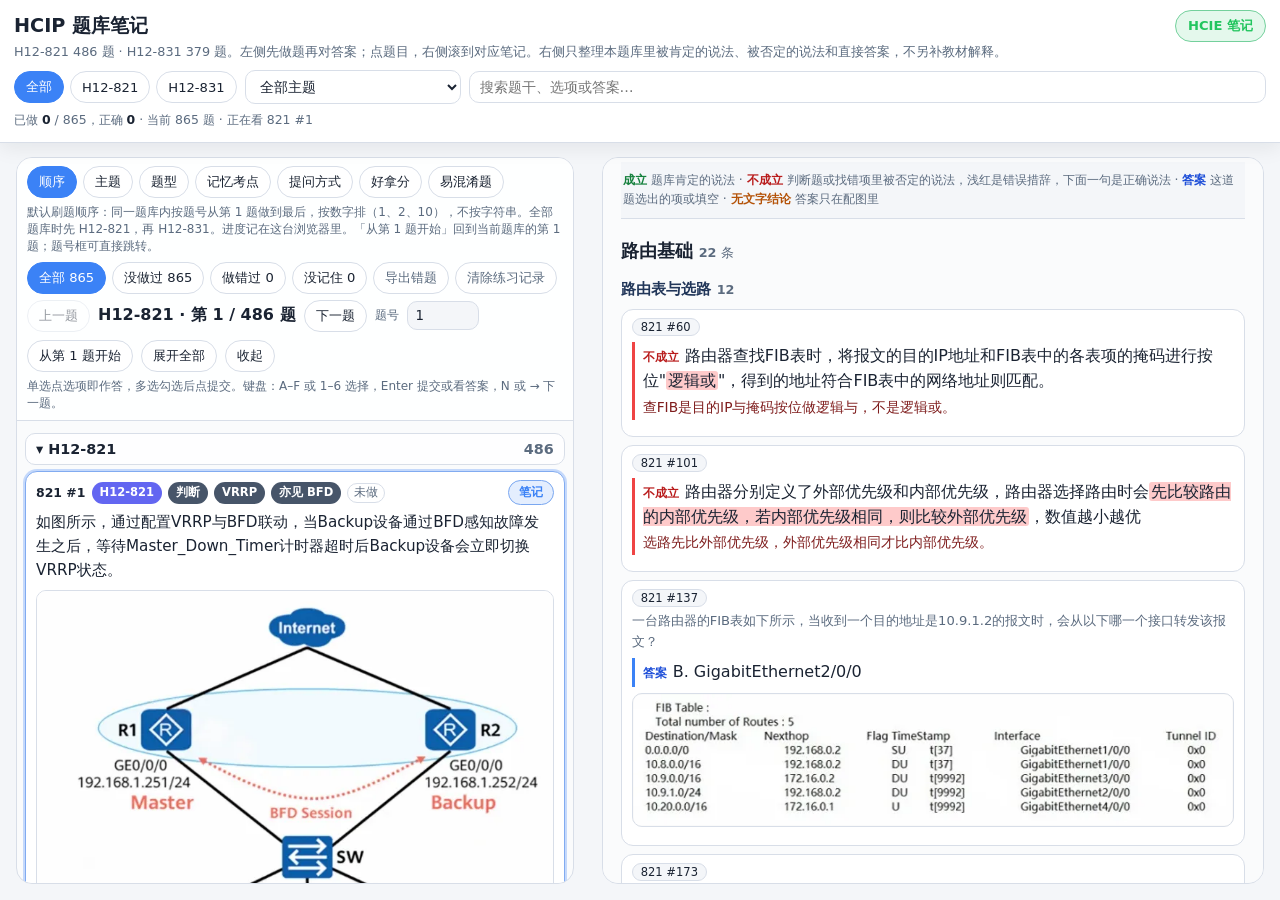
<file: index.html>
<!DOCTYPE html>
<html lang="zh-CN">
<head>
<meta charset="utf-8" />
<meta name="viewport" content="width=device-width, initial-scale=1" />
<meta name="color-scheme" content="dark light" />
<title>HCIP 题库笔记</title>
<style>
:root {
  --bg: #0f1419;
  --bg2: #1a2332;
  --card: #1e2a3a;
  --border: #2d3a4d;
  --text: #e7ecf3;
  --muted: #8b9bb0;
  --accent: #3b82f6;
  --accent2: #22c55e;
  --warn: #f59e0b;
  --bad: #ef4444;
  --badge821: #6366f1;
  --badge831: #06b6d4;
  --shadow: 0 4px 24px rgba(0,0,0,.35);
}
@media (prefers-color-scheme: light) {
  :root {
    --bg: #f4f6f9;
    --bg2: #ffffff;
    --card: #ffffff;
    --border: #d8dee8;
    --text: #1a2332;
    --muted: #5b6b7f;
    --shadow: 0 4px 20px rgba(15,20,25,.08);
  }
}
* { box-sizing: border-box; }
html, body { height: 100%; }
body {
  margin: 0;
  font-family: "Segoe UI", "PingFang SC", "Microsoft YaHei", system-ui, sans-serif;
  background: var(--bg);
  color: var(--text);
  line-height: 1.55;
  display: flex;
  flex-direction: column;
  height: 100vh;
  overflow: hidden;
}
button, input, select { font-family: inherit; color: inherit; }
header {
  flex: none;
  background: color-mix(in srgb, var(--bg2) 92%, transparent);
  border-bottom: 1px solid var(--border);
  padding: 10px 14px 12px;
  box-shadow: var(--shadow);
  z-index: 5;
}
h1 { font-size: 1.2rem; margin: 0 0 2px; font-weight: 700; }
.head-row { display: flex; align-items: center; justify-content: space-between; gap: 10px; }
.head-row h1 { margin: 0; }
a.site-switch {
  flex: none;
  text-decoration: none;
  font-weight: 750;
  font-size: .82rem;
  padding: 5px 12px;
  border-radius: 999px;
  border: 1px solid color-mix(in srgb, var(--accent2) 55%, var(--border));
  color: var(--accent2);
  background: color-mix(in srgb, var(--accent2) 12%, var(--card));
  white-space: nowrap;
}
a.site-switch:hover { border-color: var(--accent2); }
a.site-switch:focus-visible { outline: 2px solid var(--accent2); outline-offset: 2px; }
.sub { color: var(--muted); font-size: .8rem; margin: 0 0 8px; }
.toolbar { display: flex; flex-wrap: wrap; gap: 8px; align-items: center; }
.tabs { display: flex; gap: 6px; flex-wrap: wrap; }
.tab, .btn {
  appearance: none; border: 1px solid var(--border);
  background: var(--card); color: var(--text);
  padding: 6px 11px; border-radius: 999px; cursor: pointer;
  font-size: .82rem;
}
.tab.active { background: var(--accent); border-color: var(--accent); color: #fff; }
.tab:focus-visible, .btn:focus-visible,
input:focus-visible, select:focus-visible, .q-card:focus-visible, .qref:focus-visible,
button.opt:focus-visible, .q-group-h:focus-visible, .q-open:focus-visible {
  outline: 2px solid var(--accent); outline-offset: 2px;
}
#search, #topic {
  padding: 7px 10px; border-radius: 10px;
  border: 1px solid var(--border); background: var(--card); color: var(--text);
  font-size: .88rem;
}
#search { flex: 1 1 180px; min-width: 140px; }
#topic { max-width: 100%; }
.stats { color: var(--muted); font-size: .78rem; margin-top: 6px; font-variant-numeric: tabular-nums; }
.stats b { color: var(--text); font-weight: 750; }
.btn.note-jump {
  flex: none;
  font-weight: 750;
  font-size: .78rem;
  padding: 3px 10px;
  color: var(--accent);
  border-color: color-mix(in srgb, var(--accent) 60%, var(--border));
  background: color-mix(in srgb, var(--accent) 14%, var(--card));
}
.btn.note-jump:hover {
  border-color: var(--accent);
  background: color-mix(in srgb, var(--accent) 22%, var(--card));
}
.notes-mobile-bar { display: none; }
.notes-mobile-cur {
  min-width: 0;
  overflow: hidden;
  text-overflow: ellipsis;
  white-space: nowrap;
  color: var(--muted);
  font-size: .82rem;
  font-weight: 650;
}
.btn.note-back {
  flex: none;
  font-weight: 750;
  color: var(--accent);
  border-color: color-mix(in srgb, var(--accent) 55%, var(--border));
  background: var(--card);
}
.panes {
  flex: 1;
  min-height: 0;
  display: grid;
  grid-template-columns: minmax(320px, 0.96fr) minmax(0, 1.14fr);
  column-gap: 28px;
  padding: 14px 16px 16px;
}
.pane { min-height: 0; }
#q-pane, #n-pane {
  border: 1px solid var(--border);
  border-radius: 16px;
  background: color-mix(in srgb, var(--card) 55%, var(--bg));
}
#q-pane {
  display: flex;
  flex-direction: column;
  overflow: hidden;
}
.q-toolbar {
  flex: none;
  padding: 8px 10px 8px;
  border-bottom: 1px solid var(--border);
  background: color-mix(in srgb, var(--bg2) 90%, transparent);
}
.q-toolbar .row {
  display: flex;
  flex-wrap: wrap;
  gap: 6px;
  align-items: center;
  margin-top: 6px;
}
#confusable-row[hidden] { display: none; }
.dim-tabs { display: flex; gap: 6px; flex-wrap: wrap; }
.dim-hint, .key-hint, .quiz-msg {
  color: var(--muted);
  font-size: .75rem;
  margin: 6px 0 0;
  line-height: 1.45;
}
.quiz-msg { color: var(--warn); min-height: 0; }
.quiz-msg:empty { display: none; }
#q-list {
  flex: 1 1 auto;
  min-height: 0;
  overflow: auto;
  padding: 4px 8px 28px;
}
#n-pane { overflow: auto; padding: 4px 18px 32px; }
.meta {
  display: flex;
  flex-wrap: nowrap;
  align-items: flex-start;
  gap: 6px;
  margin-bottom: 6px;
}
.meta-tags {
  flex: 1 1 auto;
  min-width: 0;
  display: flex;
  flex-wrap: wrap;
  gap: 6px;
  align-items: center;
}
.badge {
  font-size: .72rem; font-weight: 650; padding: 2px 8px; border-radius: 999px; color: #fff;
}
.badge.b821 { background: var(--badge821); }
.badge.b831 { background: var(--badge831); }
.badge.type, .badge.topic { background: #475569; }
.stem { margin: 0; white-space: pre-wrap; word-break: break-word; font-size: .95rem; }
.opts { list-style: none; padding: 0; margin: 8px 0 0; display: flex; flex-direction: column; gap: 4px; }
button.opt {
  appearance: none;
  display: flex;
  gap: 8px;
  align-items: flex-start;
  width: 100%;
  text-align: left;
  padding: 7px 10px;
  border-radius: 10px;
  background: color-mix(in srgb, var(--bg) 70%, var(--card));
  border: 1px solid var(--border);
  font-size: .9rem;
  line-height: 1.45;
  cursor: pointer;
}
button.opt:hover:not(:disabled) {
  border-color: color-mix(in srgb, var(--accent) 50%, var(--border));
}
button.opt:disabled { cursor: default; opacity: 1; }
button.opt .key { flex: none; font-weight: 700; color: var(--accent); }
button.opt .ot { flex: 1; min-width: 0; white-space: pre-wrap; word-break: break-word; }
button.opt.picked {
  border-color: var(--accent);
  box-shadow: inset 0 0 0 1px var(--accent);
}
button.opt.yes {
  background: color-mix(in srgb, #22c55e 22%, var(--card));
  border-color: color-mix(in srgb, #22c55e 55%, var(--border));
}
button.opt.no {
  background: color-mix(in srgb, #ef4444 20%, var(--card));
  border-color: color-mix(in srgb, #ef4444 50%, var(--border));
}
button.opt.missed { border-style: dashed; }
.verdict { flex: none; font-size: .75rem; font-weight: 750; }
.verdict.ok { color: #4ade80; }
.verdict.bad { color: #f87171; }
.verdict.pick { color: var(--muted); font-weight: 650; }
.figs { display: flex; flex-direction: column; gap: 8px; margin: 8px 0; }
.figs img, .note-figs img {
  max-width: 100%; height: auto; border-radius: 10px;
  border: 1px solid var(--border); background: #0001;
}
.ans-box {
  margin-top: 8px; padding: 8px 10px; border-radius: 10px;
  background: color-mix(in srgb, #22c55e 12%, transparent);
  border: 1px solid color-mix(in srgb, #22c55e 35%, var(--border));
}
.ans-label { color: var(--muted); font-size: .75rem; }
.ans-text { font-weight: 650; white-space: pre-wrap; word-break: break-word; }
.judge-line { font-weight: 750; font-size: .85rem; margin-top: 8px; }
.judge-line.ok { color: #4ade80; }
.judge-line.bad { color: #f87171; }
.q-actions, .rate {
  display: flex;
  flex-wrap: wrap;
  gap: 6px;
  align-items: center;
  margin-top: 8px;
}
.btn.on-ok { background: var(--accent2); border-color: var(--accent2); color: #fff; }
.btn.on-bad { background: var(--bad); border-color: var(--bad); color: #fff; }
.btn.on-remember { background: var(--accent2); border-color: var(--accent2); color: #fff; }
.btn.on-forgot { background: var(--warn); border-color: var(--warn); color: #1a2332; }
.btn.tiny { padding: 2px 8px; font-size: .72rem; }
.btn.quiet { color: var(--muted); }
.export-modal {
  position: fixed;
  inset: 0;
  z-index: 30;
  padding: 16px;
  background: color-mix(in srgb, #000 48%, transparent);
  align-items: center;
  justify-content: center;
}
.export-modal:not([hidden]) { display: flex; }
.export-card {
  width: min(720px, 100%);
  max-height: min(86vh, 840px);
  display: flex;
  flex-direction: column;
  overflow: hidden;
  background: var(--bg2);
  color: var(--text);
  border: 1px solid var(--border);
  border-radius: 16px;
  box-shadow: var(--shadow);
  padding: 12px 12px 14px;
}
.export-head { display: flex; gap: 8px; align-items: center; flex-wrap: wrap; }
.export-head h2 { margin: 0; font-size: 1rem; flex: 1 1 auto; }
#export-text {
  margin-top: 10px;
  flex: 1 1 auto;
  min-height: 200px;
  width: 100%;
  resize: none;
  overflow: auto;
  border-radius: 10px;
  border: 1px solid var(--border);
  background: var(--bg);
  color: var(--text);
  padding: 10px 12px;
  font: 0.88rem/1.55 "Segoe UI", "PingFang SC", "Microsoft YaHei", sans-serif;
  white-space: pre-wrap;
  word-break: break-word;
}
.pager {
  display: flex;
  flex-wrap: wrap;
  gap: 8px;
  align-items: center;
  margin-top: 6px;
}
.pager .progress { font-variant-numeric: tabular-nums; font-weight: 650; min-width: 7em; white-space: nowrap; }
.jump {
  width: 72px; padding: 6px 8px; border-radius: 10px;
  border: 1px solid var(--border); background: var(--bg); color: var(--text);
}
.btn:disabled { opacity: .45; cursor: not-allowed; }
.hint { color: var(--muted); font-size: .75rem; }
.q-card {
  border: 1px solid var(--border);
  background: var(--card);
  border-radius: 12px;
  padding: 8px 10px 10px;
  margin: 6px 0;
  content-visibility: auto;
  contain-intrinsic-size: auto 168px;
}
.q-card.active {
  content-visibility: visible;
  border-color: color-mix(in srgb, var(--accent) 55%, var(--border));
  box-shadow: 0 0 0 2px color-mix(in srgb, var(--accent) 28%, transparent);
}
.q-card.st-ok { box-shadow: inset 3px 0 0 #22c55e; }
.q-card.st-bad { box-shadow: inset 3px 0 0 #ef4444; }
.q-card.st-seen { box-shadow: inset 3px 0 0 var(--warn); }
.q-card.active.st-ok { box-shadow: inset 3px 0 0 #22c55e, 0 0 0 2px color-mix(in srgb, var(--accent) 28%, transparent); }
.q-card.active.st-bad { box-shadow: inset 3px 0 0 #ef4444, 0 0 0 2px color-mix(in srgb, var(--accent) 28%, transparent); }
.q-card.active.st-seen { box-shadow: inset 3px 0 0 var(--warn), 0 0 0 2px color-mix(in srgb, var(--accent) 28%, transparent); }
.q-open {
  appearance: none; border: 0; background: transparent; padding: 0;
  cursor: pointer; color: inherit; font: inherit;
}
.q-open:hover .q-no { color: var(--accent); }
.q-no { font-variant-numeric: tabular-nums; font-weight: 700; font-size: .78rem; }
.status {
  font-size: .72rem;
  color: var(--muted);
  border: 1px solid var(--border);
  border-radius: 999px;
  padding: 0 6px;
}
.status.ok { color: #4ade80; border-color: color-mix(in srgb, #22c55e 55%, var(--border)); }
.status.bad { color: #f87171; border-color: color-mix(in srgb, #ef4444 55%, var(--border)); }
.status.seen { color: var(--warn); border-color: color-mix(in srgb, var(--warn) 55%, var(--border)); }
.q-group-h {
  display: flex;
  width: 100%;
  justify-content: space-between;
  align-items: center;
  gap: 8px;
  position: sticky;
  top: 0;
  z-index: 2;
  background: color-mix(in srgb, var(--bg2) 94%, var(--bg));
  border: 1px solid var(--border);
  border-radius: 10px;
  padding: 7px 10px;
  margin: 8px 0 4px;
  cursor: pointer;
  font-weight: 750;
  text-align: left;
  font-size: .9rem;
}
.q-group-h .g-main { min-width: 0; }
.q-group-h .g-count {
  color: var(--muted);
  font-weight: 650;
  font-variant-numeric: tabular-nums;
  flex: none;
}
.q-group-h .badge { font-weight: 650; }
.badge.cg-topology { background: #d97706; }
.badge.cg-command { background: #0891b2; }
.cg-note, .wn-note {
  margin-top: 8px;
  padding: 6px 8px 8px 10px;
  border-radius: 0 8px 8px 0;
  font-size: .82rem;
  line-height: 1.5;
}
.cg-note {
  border-left: 3px solid color-mix(in srgb, var(--warn) 75%, var(--border));
  background: color-mix(in srgb, var(--warn) 10%, var(--card));
}
.wn-note {
  border-left: 3px solid color-mix(in srgb, var(--bad) 70%, var(--border));
  background: color-mix(in srgb, var(--bad) 9%, var(--card));
}
.cg-note-item + .cg-note-item,
.wn-item + .wn-item {
  margin-top: 8px;
  padding-top: 8px;
  border-top: 1px dashed var(--border);
}
.cg-note-h, .wn-note-h, .wn-item-h {
  display: flex;
  flex-wrap: wrap;
  gap: 6px;
  align-items: center;
}
.cg-note-label, .wn-note-h {
  font-size: .72rem;
  font-weight: 750;
}
.cg-note-label { color: var(--warn); }
.wn-note-h { color: var(--bad); }
.cg-note-title {
  margin: 4px 0 0;
  font-weight: 700;
}
.cg-count {
  margin-left: 6px;
  font-size: .72rem;
  font-weight: 750;
  color: var(--warn);
  white-space: nowrap;
}
.cg-note-summary {
  margin: 4px 0 0;
  color: var(--muted);
  white-space: pre-wrap;
  word-break: break-word;
}
.cg-peers { display: flex; flex-wrap: wrap; gap: 4px; margin-top: 6px; align-items: center; }
.cg-note-body, .wn-item p {
  margin: 4px 0 0;
  white-space: pre-wrap;
  word-break: break-word;
}
.legend {
  position: sticky; top: 0; z-index: 2;
  background: color-mix(in srgb, var(--bg) 92%, transparent);
  backdrop-filter: blur(8px);
  padding: 8px 2px 10px;
  color: var(--muted); font-size: .78rem;
  border-bottom: 1px solid var(--border);
}
.legend b { font-weight: 750; }
.legend .yes { color: #4ade80; }
.legend .no { color: #f87171; }
.legend .answer { color: #93c5fd; }
.legend .gap { color: #fbbf24; }
@media (prefers-color-scheme: light) {
  .legend .yes { color: #15803d; }
  .legend .no { color: #b91c1c; }
  .legend .answer { color: #1d4ed8; }
  .legend .gap { color: #b45309; }
}
.topic-block { margin: 18px 0 8px; }
.topic-block h2 { font-size: 1.15rem; margin: 0 0 4px; }
.topic-block h2 span, .sec-block h3 span { color: var(--muted); font-weight: 550; font-size: .8rem; margin-left: 6px; }
.sec-block { margin: 12px 0; }
.sec-block h3 { font-size: .95rem; margin: 0 0 8px; color: color-mix(in srgb, var(--text) 80%, var(--accent)); }
.note {
  border: 1px solid var(--border);
  background: var(--card);
  border-radius: 12px;
  padding: 8px 10px 10px;
  margin: 8px 0;
  cursor: pointer;
}
.note.hit {
  border-color: var(--accent);
  box-shadow: 0 0 0 2px color-mix(in srgb, var(--accent) 40%, transparent);
}
.refs { display: flex; flex-wrap: wrap; gap: 4px; margin-bottom: 4px; }
.qref {
  appearance: none; border: 1px solid var(--border); background: var(--bg);
  border-radius: 999px; padding: 1px 8px; cursor: pointer; font-size: .72rem;
  font-variant-numeric: tabular-nums;
}
.qref.here { background: var(--accent); border-color: var(--accent); color: #fff; }
.lead {
  margin: 0 0 6px; color: var(--muted); font-size: .82rem;
  display: -webkit-box; -webkit-line-clamp: 3; -webkit-box-orient: vertical;
  overflow: hidden; cursor: pointer; white-space: pre-wrap; word-break: break-word;
}
.lead.open, .note.hit .lead { display: block; -webkit-line-clamp: unset; }
.line { margin: 6px 0; padding: 2px 0 2px 8px; border-left: 3px solid var(--border); white-space: pre-wrap; word-break: break-word; }
.line.yes { border-color: #22c55e; }
.line.no { border-color: #ef4444; }
.line.answer { border-color: #3b82f6; }
.line.gap { border-color: #f59e0b; }
.line .tag { font-size: .72rem; font-weight: 750; margin-right: 6px; }
.line.yes .tag { color: #4ade80; }
.line.no .tag { color: #f87171; }
.line.answer .tag { color: #93c5fd; }
.line.gap .tag { color: #fbbf24; }
mark.bad-bit {
  background: color-mix(in srgb, #f87171 34%, transparent);
  color: inherit;
  padding: 0 2px;
  border-radius: 3px;
}
.line .fix {
  margin: 4px 0 0;
  font-size: .86rem;
  line-height: 1.45;
  color: color-mix(in srgb, var(--text) 86%, #f87171);
}
@media (prefers-color-scheme: light) {
  mark.bad-bit { background: #fecaca; }
  .line .fix { color: #7f1d1d; }
  .line.yes .tag { color: #15803d; }
  .line.no .tag { color: #b91c1c; }
  .line.answer .tag { color: #1d4ed8; }
  .line.gap .tag { color: #b45309; }
  button.opt.yes { background: color-mix(in srgb, #86efac 45%, #fff); }
  button.opt.no { background: color-mix(in srgb, #fecaca 55%, #fff); }
  .verdict.ok, .judge-line.ok, .status.ok { color: #15803d; }
  .verdict.bad, .judge-line.bad, .status.bad { color: #b91c1c; }
  .status.seen { color: #b45309; }
}
.empty { color: var(--muted); text-align: center; padding: 28px 10px; }
footer.note-end { color: var(--muted); font-size: .75rem; text-align: center; margin-top: 18px; }
@media (max-width: 900px) {
  body { height: auto; overflow: auto; }
  .panes { display: block; column-gap: 0; padding: 0; }
  #q-pane, #n-pane { border: 0; border-radius: 0; }
  #q-pane { overflow: visible; height: auto; }
  #q-list { overflow: visible; max-height: none; flex: none; }
  #n-pane { overflow: visible; }
  body.mode-q #n-pane { display: none; }
  body.mode-n {
    height: 100vh;
    height: 100dvh;
    overflow: hidden;
  }
  body.mode-n #q-pane { display: none; }
  body.mode-n #n-pane {
    display: block;
    position: fixed;
    inset: 0;
    z-index: 20;
    overflow: auto;
    overscroll-behavior: contain;
    background: var(--bg);
    padding: 0 12px 32px;
  }
  body.mode-n .legend { position: static; }
  body.mode-n .notes-mobile-bar {
    display: flex;
    align-items: center;
    gap: 10px;
    position: sticky;
    top: 0;
    z-index: 4;
    margin: 0 -12px;
    padding: 8px 12px;
    background: color-mix(in srgb, var(--bg2) 94%, transparent);
    backdrop-filter: blur(8px);
    border-bottom: 1px solid var(--border);
  }
  .btn.note-jump,
  .btn.note-jump:hover {
    background: var(--accent);
    border-color: var(--accent);
    color: #fff;
    padding: 6px 14px;
    font-size: .9rem;
    min-height: 36px;
  }
  .q-group-h { top: 0; }
}
</style>
</head>
<body class="mode-q">
<header>
  <div class="head-row">
    <h1>HCIP 题库笔记</h1>
    <a class="site-switch" href="hcie/">HCIE 笔记</a>
  </div>
  <p class="sub">H12-821 486 题 · H12-831 379 题。左侧先做题再对答案；点题目，右侧滚到对应笔记。右侧只整理本题库里被肯定的说法、被否定的说法和直接答案，不另补教材解释。</p>
  <div class="toolbar">
    <div class="tabs" role="tablist" id="banks" aria-label="题库">
      <button type="button" class="tab active" data-bank="all">全部</button>
      <button type="button" class="tab" data-bank="H12-821">H12-821</button>
      <button type="button" class="tab" data-bank="H12-831">H12-831</button>
    </div>
    <select id="topic" aria-label="按主题筛选"></select>
    <input id="search" type="search" placeholder="搜索题干、选项或答案…" autocomplete="off" />
  </div>
  <div class="stats" id="count" aria-live="polite"></div>
</header>
<div class="panes">
  <section class="pane" id="q-pane" aria-label="题目">
    <div class="q-toolbar">
      <div class="dim-tabs" id="dims" role="tablist" aria-label="分组维度">
        <button type="button" class="tab active" data-dim="seq" role="tab" title="默认刷题顺序：按题号从第 1 题开始">顺序</button>
        <button type="button" class="tab" data-dim="topic" role="tab">主题</button>
        <button type="button" class="tab" data-dim="qtype" role="tab">题型</button>
        <button type="button" class="tab" data-dim="memory" role="tab" title="记忆型基础考点">记忆考点</button>
        <button type="button" class="tab" data-dim="style" role="tab">提问方式</button>
        <button type="button" class="tab" data-dim="ease" role="tab" title="好拿分程度">好拿分</button>
        <button type="button" class="tab" data-dim="confusable" role="tab" title="同一张图或同一段回显反复考的题">易混淆题</button>
      </div>
      <p class="dim-hint" id="dim-hint"></p>
      <div class="row" id="confusable-row" hidden>
        <div class="tabs" id="confusable-kinds" role="tablist" aria-label="易混淆题分类">
          <button type="button" class="tab" data-ckind="topology" role="tab">公用拓扑图</button>
          <button type="button" class="tab" data-ckind="command" role="tab">公用命令回显</button>
        </div>
      </div>
      <div class="row">
        <div class="tabs" id="practice" role="tablist" aria-label="练习筛选">
          <button type="button" class="tab active" data-practice="all">全部</button>
          <button type="button" class="tab" data-practice="new">没做过</button>
          <button type="button" class="tab" data-practice="wrong">做错过</button>
          <button type="button" class="tab" data-practice="forgot">没记住</button>
        </div>
        <button type="button" class="btn quiet" id="export-quiz">导出错题</button>
        <button type="button" class="btn quiet" id="reset-quiz">清除练习记录</button>
      </div>
      <div class="pager">
        <button type="button" class="btn" id="prev">上一题</button>
        <div class="progress" id="pos">第 0 / 0 题</div>
        <button type="button" class="btn" id="next">下一题</button>
        <label class="hint" for="jump" id="jump-label">题号</label>
        <input class="jump" id="jump" type="number" min="1" inputmode="numeric" title="跳到当前题库的题号" />
        <button type="button" class="btn" id="seq-restart">从第 1 题开始</button>
        <button type="button" class="btn" id="expand-all">展开全部</button>
        <button type="button" class="btn" id="collapse-all">收起</button>
      </div>
      <p class="key-hint">单选点选项即作答，多选勾选后点提交。键盘：A–F 或 1–6 选择，Enter 提交或看答案，N 或 → 下一题。</p>
      <p class="quiz-msg" id="quiz-msg" role="status"></p>
    </div>
    <div id="q-list"></div>
  </section>
  <section class="pane" id="n-pane" aria-label="笔记"></section>
</div>
<div id="export-modal" class="export-modal" hidden>
  <div class="export-card" role="dialog" aria-modal="true" aria-labelledby="export-title">
    <div class="export-head">
      <h2 id="export-title">错题导出</h2>
      <button type="button" class="btn" id="export-copy">复制</button>
      <button type="button" class="btn" id="export-close">关闭</button>
    </div>
    <textarea id="export-text" readonly aria-label="错题纯文本"></textarea>
  </div>
</div>
<script src="notes-data.js"></script>
<script src="confusable-data.js"></script>
<script src="wrong-notes.js"></script>
<script src="image-sizes.js"></script>
<script>
(function () {
  var DATA = window.STUDY_DATA;
  var IMAGE_SIZES = window.IMAGE_SIZES || {};
  var listEl = document.getElementById("q-list");
  var notesEl = document.getElementById("n-pane");
  var countEl = document.getElementById("count");
  var hintEl = document.getElementById("dim-hint");
  var quizMsg = document.getElementById("quiz-msg");
  var posEl = document.getElementById("pos");
  var prevBtn = document.getElementById("prev");
  var nextBtn = document.getElementById("next");
  var jumpEl = document.getElementById("jump");
  if (!DATA || !DATA.questions) {
    listEl.textContent = "题库数据没有加载。";
    return;
  }

  var QUIZ_KEY = "hcip-quiz-v1";
  var SEQ_KEY = "hcip-quiz-seq";
  var UI_KEY = "hcip-notes-ui";
  var SHORT_STEM = 60;
  var LONG_STEM = 120;
  var TYPE_SHORT = { "单选题": "单选", "多选题": "多选", "填空题": "填空", "简答题": "简答", "判断题": "判断" };
  var LINE_TAG = { yes: "成立", no: "不成立", answer: "答案", gap: "无文字结论" };
  var DIMS = ["seq", "topic", "qtype", "memory", "style", "ease", "confusable"];
  var PRACTICES = ["all", "new", "wrong", "forgot"];
  var TYPE_ORDER = ["tf", "single", "multi", "blank", "short"];
  var STYLE_ORDER = ["judge", "wrong", "calc", "concept"];
  var EASE_ORDER = ["gift", "mid", "hard"];
  var EASE_HINT = "送分题：题干不超过 " + SHORT_STEM + " 字，并且是判断题或单一数值答案，而且没有配图。需要理解：多选题、带配图，或题干不少于 " + LONG_STEM + " 字。其余为一般。";
  var DIM_HINT = {
    seq: "默认刷题顺序：同一题库内按题号从第 1 题做到最后，按数字排（1、2、10），不按字符串。全部题库时先 H12-821，再 H12-831。进度记在这台浏览器里。「从第 1 题开始」回到当前题库的第 1 题；题号框可直接跳转。",
    topic: "按协议主题分组。右上角的主题菜单仍可再筛一层。",
    qtype: "判断题是选项恰好为「正确 / 错误」的单选题，单独成组，不并进单选题。",
    memory: "记忆型基础考点：题干命中参数触发词才归入对应桶（端口号、定时器、报文过期时间、开销值、参考值、优先级、超时/秒、缺省值等）。多个同时命中时取更具体的一项；数量、长度、最大、最小还需题干在问具体数值。未命中的归入「其他题目」，并固定排在最后。其余桶按题量从多到少。",
    style: "正误判断型：选项为正确/错误。找错项型：题干含「错误的是」「不正确的是」「错误的有」或「描述错误」。数值计算型：在问具体数值，或选项基本是数字，或填空答案是数字。其余为概念理解型。每题只进一个桶。",
    ease: EASE_HINT,
    confusable: "只列出同一张拓扑图或同一段命令回显反复考的题目，并按组浏览。再用「公用拓扑图」或「公用命令回显」收窄。点同组题号可直接跳转。"
  };
  var KIND_NAME = { topology: "公用拓扑图", command: "公用命令回显" };
  /* 记忆型触发词，先匹配到的优先。strong 只要题干出现就算；否则还要在问数值。 */
  var MEMORY_RULES = [
    { id: "port", label: "端口号", re: /端口号|目的端口|源端口/, strong: true },
    { id: "timer", label: "定时器", re: /定时器|计时器/, strong: true },
    { id: "expire", label: "报文过期时间", re: /过期时间|老化时间|报文老化|LSAge|MaxAge/i, strong: true },
    { id: "ref", label: "参考值", re: /参考值|参考带宽/, strong: true },
    { id: "cost", label: "开销值", re: /开销|\bcost\b/i, strong: true },
    { id: "prio", label: "优先级", re: /优先级/, strong: true },
    { id: "time", label: "超时/秒", re: /超时|秒|毫秒|Deadtime|Holdtime/i, strong: true },
    { id: "len", label: "长度/位数", re: /长度|位数|多少位|比特|字节/, strong: false },
    { id: "count", label: "数量/条数", re: /数量|条数|多少个|多少条/, strong: false },
    { id: "max", label: "最大值", re: /最大/, strong: false },
    { id: "min", label: "最小值", re: /最小/, strong: false },
    { id: "def", label: "缺省值", re: /缺省|默认/, strong: true }
  ];

  DATA.questions.forEach(function (q) {
    q.options = q.options || [];
    q.answerKeys = q.answerKeys || [];
    q.images = q.images || [];
    q.answerImages = q.answerImages || [];
    q.tags = q.tags || [];
    q.stem = q.stem || "";
  });

  var topicTitle = Object.fromEntries(DATA.topics.map(function (t) { return [t.id, t.title]; }));
  var byId = new Map(DATA.questions.map(function (q) { return [q.id, q]; }));
  var confusableGroups = [];
  var confusableOrder = [];
  var confusableByQid = new Map();
  var confusableByGroup = new Map();
  (Array.isArray(window.CONFUSABLE_GROUPS) ? window.CONFUSABLE_GROUPS : []).forEach(function (raw) {
    if (!raw || typeof raw !== "object" || !raw.id || !Array.isArray(raw.qids)) return;
    var qids = [];
    raw.qids.forEach(function (id) {
      if (typeof id === "string" && byId.has(id) && qids.indexOf(id) < 0) qids.push(id);
    });
    if (!qids.length) return;
    var kind = raw.kind === "command" || raw.kind === "topology" ? raw.kind : "";
    var group = {
      id: String(raw.id),
      kind: kind,
      title: raw.title ? String(raw.title) : String(raw.id),
      summary: raw.summary ? String(raw.summary) : "",
      qids: qids,
      notes: raw.notes && typeof raw.notes === "object" && !Array.isArray(raw.notes) ? raw.notes : {}
    };
    confusableGroups.push(group);
    confusableOrder.push(group.id);
    confusableByGroup.set(group.id, group);
    qids.forEach(function (id) {
      if (!confusableByQid.has(id)) confusableByQid.set(id, []);
      confusableByQid.get(id).push(group);
    });
  });
  var wrongNotes = {};
  var wrongSet = new Set();
  var wrongRaw = window.WRONG_NOTES;
  if (wrongRaw && wrongRaw.notes && typeof wrongRaw.notes === "object" && !Array.isArray(wrongRaw.notes)) {
    wrongNotes = wrongRaw.notes;
  }
  if (wrongRaw && Array.isArray(wrongRaw.qids)) {
    wrongRaw.qids.forEach(function (id) {
      if (typeof id === "string" && byId.has(id) && wrongNotes[id]) wrongSet.add(id);
    });
  }
  var topicSel = document.getElementById("topic");
  var searchEl = document.getElementById("search");

  var bank = "all";
  var topic = "all";
  var query = "";
  var dim = "seq";
  var practice = "all";
  var confusableKind = "all";
  var selected = DATA.questions[0].id;
  var view = DATA.questions.slice();
  var openGroups = new Set();
  var draft = new Map();
  var quiz = loadQuiz();
  var flashTimer = 0;

  function esc(s) {
    return String(s == null ? "" : s).replace(/[&<>"']/g, function (c) {
      return { "&": "&amp;", "<": "&lt;", ">": "&gt;", '"': "&quot;", "'": "&#39;" }[c];
    });
  }
  function isTf(q) {
    if (!q.options || q.options.length !== 2) return false;
    return q.options.every(function (o) {
      return o.t === "正确" || o.t === "错误" || o.t === "对" || o.t === "错";
    });
  }
  function isPlainNumber(t) {
    var x = String(t || "").trim();
    if (!x || x.length > 16) return false;
    if (/^\d{1,3}(\.\d{1,3}){3}/.test(x)) return false;
    return /^[\d]+(\.\d+)?(\s*(秒|毫秒|ms|s|mbit\/s|跳|条|个|位|字节|分钟|倍))?$/i.test(x);
  }
  function isSingleNumericAnswer(q) {
    if (isTf(q) || q.type === "多选题") return false;
    if (q.answerKeys.length === 1 && q.options.length) {
      var opt = q.options.find(function (o) { return o.k === q.answerKeys[0]; });
      if (opt && isPlainNumber(opt.t)) return true;
    }
    if (!q.options.length && /^\s*\d+(\.\d+)?\s*$/.test(q.answerText || "")) return true;
    return false;
  }
  function asksValue(q) {
    if (/多少|哪一数值|哪一时长|是多少|为多少|均为\s*\d+|为\s*\d+|是\s*\d+/.test(q.stem)) return true;
    var plain = q.options.filter(function (o) { return isPlainNumber(o.t); }).length;
    if (q.options.length >= 3 && plain >= Math.ceil(q.options.length * 0.75)) return true;
    if (!q.options.length && /^\s*\d+(\.\d+)?(\s*\|\s*\d+(\.\d+)?)*\s*$/.test(q.answerText || "")) return true;
    return false;
  }
  function typeBucket(q) {
    if (isTf(q)) return { id: "tf", label: "判断题" };
    if (q.type === "单选题") return { id: "single", label: "单选题" };
    if (q.type === "多选题") return { id: "multi", label: "多选题" };
    if (q.type === "填空题") return { id: "blank", label: "填空题" };
    if (q.type === "简答题") return { id: "short", label: "简答题" };
    return { id: "type-" + (q.type || "other"), label: q.type || "其他题型" };
  }
  function memoryBucket(q) {
    for (var i = 0; i < MEMORY_RULES.length; i++) {
      var rule = MEMORY_RULES[i];
      if (!rule.re.test(q.stem)) continue;
      if (rule.strong || asksValue(q)) return { id: rule.id, label: rule.label };
    }
    return { id: "mem-other", label: "其他题目" };
  }
  function styleBucket(q) {
    if (isTf(q)) return { id: "judge", label: "正误判断型" };
    if (/错误的是|不正确的是|错误的有|不正确的有|描述错误|错误是哪/.test(q.stem)) {
      return { id: "wrong", label: "找错项型" };
    }
    var asks = /多少秒|多少毫秒|多少个|多少条|多少位|哪一数值|哪一时长|是多少|为多少|等于多少|开销值为|开销值是|计算结果|计算方式/.test(q.stem);
    var calcWord = /计算/.test(q.stem) && !/计算机/.test(q.stem) && /如图|开销|结果|等于|数值|\bcost\b/i.test(q.stem);
    var plain = q.options.filter(function (o) { return isPlainNumber(o.t); }).length;
    var numericOpts = q.options.length >= 3 && plain >= Math.ceil(q.options.length * 0.75);
    var fillNum = !q.options.length && /^\s*\d+(\.\d+)?(\s*\|\s*\d+(\.\d+)?)*\s*$/.test(q.answerText || "");
    if (asks || calcWord || numericOpts || fillNum) return { id: "calc", label: "数值计算型" };
    return { id: "concept", label: "概念理解型" };
  }
  function kindName(kind) {
    return KIND_NAME[kind] || "";
  }
  function groupsOf(id) {
    return confusableByQid.get(id) || [];
  }
  function primaryGroup(id) {
    var list = groupsOf(id);
    return list.length ? list[0] : null;
  }
  function easeBucket(q) {
    var hasImage = q.images.length > 0 || q.answerImages.length > 0;
    if (q.type === "多选题" || hasImage || q.stem.length >= LONG_STEM) return { id: "hard", label: "需要理解" };
    if (q.stem.length <= SHORT_STEM && !hasImage && (isTf(q) || isSingleNumericAnswer(q))) {
      return { id: "gift", label: "送分题" };
    }
    return { id: "mid", label: "一般" };
  }
  function bucketOf(q) {
    if (dim === "seq") return { id: q.bank || "other", label: q.bank || "其他题库" };
    if (dim === "topic") return { id: q.topic || "other", label: topicTitle[q.topic] || q.topic || "其他" };
    if (dim === "qtype") return typeBucket(q);
    if (dim === "memory") return memoryBucket(q);
    if (dim === "style") return styleBucket(q);
    if (dim === "confusable") {
      var g = primaryGroup(q.id);
      if (!g) return { id: "cg-none", label: "其他" };
      return { id: g.id, label: g.title, kindLabel: kindName(g.kind), kindId: g.kind };
    }
    return easeBucket(q);
  }
  function orderIndex(order, id) {
    var i = order.indexOf(id);
    return i < 0 ? 1000 : i;
  }
  /* 题号按数值比较，避免 "10" 排在 "2" 前面。多题库先 821 再 831，其余按题库名。 */
  function bankOrderKey(bankId) {
    if (bankId === "H12-821") return 0;
    if (bankId === "H12-831") return 1;
    return 100;
  }
  function questionNumber(q) {
    if (!q) return 1000000;
    var n = q.n;
    if (typeof n === "number" && isFinite(n)) return n;
    if (typeof n === "string" && /^\d+$/.test(n.trim())) return parseInt(n.trim(), 10);
    var m = String(q.id || "").match(/(\d+)\s*$/);
    if (m) return parseInt(m[1], 10);
    return 1000000;
  }
  function compareSeq(a, b) {
    var dBank = bankOrderKey(a.bank) - bankOrderKey(b.bank);
    if (dBank) return dBank;
    if (a.bank !== b.bank) return String(a.bank || "").localeCompare(String(b.bank || ""), "en");
    var dNum = questionNumber(a) - questionNumber(b);
    if (dNum) return dNum;
    return String(a.id).localeCompare(String(b.id), "en");
  }
  function maxQuestionNumber(items) {
    var m = 1;
    (items || []).forEach(function (item) {
      var n = questionNumber(item);
      if (n > m && n < 1000000) m = n;
    });
    return m;
  }
  function emptySeq() {
    return { v: 1, id: "", banks: {} };
  }
  function loadSeqData() {
    var raw;
    try { raw = localStorage.getItem(SEQ_KEY); } catch (e) { return emptySeq(); }
    if (!raw) return emptySeq();
    var data;
    try { data = JSON.parse(raw); } catch (e) { return emptySeq(); }
    if (!data || typeof data !== "object" || Array.isArray(data)) return emptySeq();
    var banks = {};
    if (data.banks && typeof data.banks === "object" && !Array.isArray(data.banks)) {
      Object.keys(data.banks).forEach(function (key) {
        var id = data.banks[key];
        if (typeof id === "string" && byId.has(id)) banks[key] = id;
      });
    }
    var id = typeof data.id === "string" && byId.has(data.id) ? data.id : "";
    return { v: 1, id: id, banks: banks };
  }
  function saveSeqPos(id) {
    if (dim !== "seq" || !byId.has(id)) return;
    var data = loadSeqData();
    data.id = id;
    data.banks[byId.get(id).bank] = id;
    try { localStorage.setItem(SEQ_KEY, JSON.stringify(data)); } catch (e) {}
  }
  function seqPosForCurrentBank() {
    var data = loadSeqData();
    if (bank !== "all") {
      var id = data.banks[bank];
      if (!id || !byId.has(id)) return "";
      if (topic !== "all" && byId.get(id).topic !== topic) return "";
      return id;
    }
    return data.id || "";
  }
  function emptyQuiz() {
    return { v: 1, items: {} };
  }
  function sanitizeItem(it) {
    if (!it || typeof it !== "object" || Array.isArray(it)) return null;
    return {
      answered: !!it.answered,
      correct: it.correct === true ? true : it.correct === false ? false : null,
      picks: Array.isArray(it.picks) ? it.picks.filter(function (k) { return typeof k === "string"; }) : [],
      selfRating: it.selfRating === "remember" || it.selfRating === "forgot" ? it.selfRating : null,
      lastSeen: typeof it.lastSeen === "number" ? it.lastSeen : 0
    };
  }
  function loadQuiz() {
    var raw;
    try { raw = localStorage.getItem(QUIZ_KEY); } catch (e) { return emptyQuiz(); }
    if (!raw) return emptyQuiz();
    var data;
    try { data = JSON.parse(raw); } catch (e) { return emptyQuiz(); }
    if (!data || typeof data !== "object" || Array.isArray(data)) return emptyQuiz();
    if (data.v !== 1 || !data.items || typeof data.items !== "object" || Array.isArray(data.items)) return emptyQuiz();
    var items = {};
    Object.keys(data.items).forEach(function (id) {
      var clean = sanitizeItem(data.items[id]);
      if (clean) items[id] = clean;
    });
    return { v: 1, items: items };
  }
  function saveQuiz() {
    try { localStorage.setItem(QUIZ_KEY, JSON.stringify(quiz)); } catch (e) {}
  }
  function recOf(id) {
    if (!quiz.items[id]) {
      quiz.items[id] = { answered: false, correct: null, picks: [], selfRating: null, lastSeen: 0 };
    }
    return quiz.items[id];
  }
  function isLocked(q) {
    var r = quiz.items[q.id];
    return !!(q.options.length && r && r.answered);
  }
  function baseScope(q) {
    if (bank !== "all" && q.bank !== bank) return false;
    if (topic !== "all" && q.topic !== topic) return false;
    if (!query) return true;
    var blob = (q.stem + " " + q.options.map(function (o) { return o.k + " " + o.t; }).join(" ") + " " + (q.answerText || "")).toLowerCase();
    return blob.indexOf(query) >= 0;
  }
  function inConfusable(q) {
    if (dim !== "confusable") return true;
    var g = primaryGroup(q.id);
    if (!g) return false;
    if (confusableKind !== "all" && g.kind !== confusableKind) return false;
    return true;
  }
  function inScope(q) {
    return baseScope(q) && inConfusable(q);
  }
  function practiceMatch(q) {
    var r = quiz.items[q.id];
    if (practice === "new") return !(r && r.answered);
    if (practice === "wrong") return !!(r && r.answered && r.correct === false);
    if (practice === "forgot") return !!(r && r.selfRating === "forgot");
    return true;
  }
  function applyView() {
    view = DATA.questions.filter(function (q) { return inScope(q) && practiceMatch(q); });
  }
  function buildGroups() {
    var map = new Map();
    view.forEach(function (q) {
      var b = bucketOf(q);
      if (!map.has(b.id)) map.set(b.id, { id: b.id, label: b.label, kindLabel: b.kindLabel || "", kindId: b.kindId || "", items: [] });
      map.get(b.id).items.push(q);
    });
    var groups = Array.from(map.values());
    groups.sort(function (a, b) {
      if (dim === "seq") {
        var dBank = bankOrderKey(a.id) - bankOrderKey(b.id);
        if (dBank) return dBank;
        return String(a.id).localeCompare(String(b.id), "en");
      }
      if (dim === "memory") {
        if (a.id === "mem-other") return 1;
        if (b.id === "mem-other") return -1;
        if (b.items.length !== a.items.length) return b.items.length - a.items.length;
        return a.label.localeCompare(b.label, "zh");
      }
      if (dim === "confusable") {
        var ga = confusableByGroup.get(a.id);
        var gb = confusableByGroup.get(b.id);
        var ka = ga && ga.kind === "command" ? 1 : 0;
        var kb = gb && gb.kind === "command" ? 1 : 0;
        if (ka !== kb) return ka - kb;
        return orderIndex(confusableOrder, a.id) - orderIndex(confusableOrder, b.id);
      }
      var order = dim === "topic"
        ? DATA.topics.map(function (t) { return t.id; })
        : dim === "qtype" ? TYPE_ORDER : dim === "style" ? STYLE_ORDER : EASE_ORDER;
      var d = orderIndex(order, a.id) - orderIndex(order, b.id);
      if (d) return d;
      return a.label.localeCompare(b.label, "zh");
    });
    if (dim === "seq") {
      groups.forEach(function (g) {
        g.items.sort(compareSeq);
      });
    }
    if (dim === "confusable") {
      groups.forEach(function (g) {
        var src = confusableByGroup.get(g.id);
        if (!src) return;
        g.items.sort(function (a, b) { return src.qids.indexOf(a.id) - src.qids.indexOf(b.id); });
      });
    }
    return groups;
  }
  function flatItems() {
    var out = [];
    buildGroups().forEach(function (g) { g.items.forEach(function (q) { out.push(q); }); });
    return out;
  }
  function locateSelected() {
    var groups = buildGroups();
    for (var i = 0; i < groups.length; i++) {
      var j = groups[i].items.findIndex(function (item) { return item.id === selected; });
      if (j >= 0) return { group: groups[i], index: j };
    }
    return { group: null, index: -1 };
  }
  function autoOpen() {
    openGroups = new Set();
    var groups = buildGroups();
    if (!groups.length) return;
    if (view.length <= 80) {
      groups.forEach(function (g) { openGroups.add(g.id); });
      return;
    }
    var q = byId.get(selected);
    if (q && view.some(function (item) { return item.id === q.id; })) {
      openGroups.add(bucketOf(q).id);
      return;
    }
    openGroups.add(groups[0].id);
  }
  function bankCode(q) { return q.bank === "H12-831" ? "831" : "821"; }
  function label(q) { return bankCode(q) + " #" + q.n; }
  function typeName(q) {
    if (isTf(q)) return "判断";
    return TYPE_SHORT[q.type] || q.type || "题目";
  }
  function exportWanted(r) {
    if (!r) return false;
    return (r.answered && r.correct === false) || r.selfRating === "forgot";
  }
  function buildExportText() {
    var list = [];
    DATA.questions.forEach(function (q) {
      if (exportWanted(quiz.items[q.id])) list.push(q);
    });
    if (!list.length) return "";
    list.sort(function (a, b) {
      var bankOrder = (bankCode(a) === "831" ? 1 : 0) - (bankCode(b) === "831" ? 1 : 0);
      if (bankOrder) return bankOrder;
      return a.n - b.n;
    });
    var lines = ["错题 " + list.length + " 题"];
    list.forEach(function (q) { lines.push(label(q)); });
    return lines.join("\n") + "\n";
  }
  function closeExport() {
    var modal = document.getElementById("export-modal");
    modal.hidden = true;
    var copyBtn = document.getElementById("export-copy");
    copyBtn.textContent = "复制";
  }
  function openExport() {
    var text = buildExportText();
    var msg = document.getElementById("quiz-msg");
    if (!text) {
      closeExport();
      flash("还没有答错或没记住的题目。");
      return;
    }
    if (msg) msg.textContent = "";
    var box = document.getElementById("export-text");
    var modal = document.getElementById("export-modal");
    box.value = text;
    document.getElementById("export-copy").textContent = "复制";
    modal.hidden = false;
    box.focus();
    box.select();
  }
  function copyExport() {
    var box = document.getElementById("export-text");
    var copyBtn = document.getElementById("export-copy");
    var text = box.value;
    function finish(ok) {
      copyBtn.textContent = ok ? "已复制" : "请手动全选复制";
      if (!ok) {
        box.focus();
        box.select();
      }
    }
    function fallback() {
      box.focus();
      box.select();
      var ok = false;
      try { ok = document.execCommand("copy"); } catch (e) { ok = false; }
      finish(!!ok);
    }
    if (navigator.clipboard && navigator.clipboard.writeText) {
      navigator.clipboard.writeText(text).then(function () { finish(true); }).catch(fallback);
      return;
    }
    fallback();
  }
  function markFalse(text, hi) {
    var t = String(text == null ? "" : text);
    if (!hi || t.indexOf(hi) < 0) return esc(t);
    var out = "";
    var from = 0;
    var at = t.indexOf(hi, from);
    while (at >= 0) {
      out += esc(t.slice(from, at)) + '<mark class="bad-bit">' + esc(hi) + "</mark>";
      from = at + hi.length;
      at = t.indexOf(hi, from);
    }
    return out + esc(t.slice(from));
  }
  function imgTag(src, alt, lazy) {
    var dim = IMAGE_SIZES[src];
    var wh = dim && dim[0] && dim[1] ? ' width="' + dim[0] + '" height="' + dim[1] + '"' : "";
    return '<img src="' + esc(src) + '" alt="' + esc(alt) + '"' + wh + (lazy ? ' loading="lazy"' : "") + ' referrerpolicy="no-referrer" />';
  }
  function figsHtml(paths, eager) {
    if (!paths || !paths.length) return "";
    return '<div class="figs">' + paths.map(function (src) {
      return imgTag(src, "题目配图", !eager);
    }).join("") + "</div>";
  }
  function statusOf(r) {
    if (!r || !r.answered) return { cls: "", text: "未做" };
    var extra = r.selfRating === "forgot" ? " · 没记住" : r.selfRating === "remember" ? " · 记住了" : "";
    if (r.correct === true) return { cls: "ok", text: "正确" + extra };
    if (r.correct === false) return { cls: "bad", text: "错误" + extra };
    return { cls: "seen", text: "已看答案" + extra };
  }
  function qrefBtn(id) {
    var q = byId.get(id);
    if (!q) return "";
    return '<button type="button" class="qref" data-qid="' + esc(id) + '">' + esc(label(q)) + "</button>";
  }
  function confusableNoteHtml(qids) {
    var blocks = "";
    qids.forEach(function (id) {
      if (!byId.has(id)) return;
      groupsOf(id).forEach(function (g) {
        var peers = "";
        g.qids.forEach(function (pid) {
          if (pid === id) return;
          peers += qrefBtn(pid);
        });
        var mine = g.notes && g.notes[id] ? String(g.notes[id]) : "";
        blocks += '<div class="cg-note-item">';
        blocks += '<div class="cg-note-h">' + qrefBtn(id);
        if (g.kind) blocks += '<span class="badge cg-' + esc(g.kind) + '">' + esc(kindName(g.kind)) + "</span>";
        blocks += '<span class="cg-note-label">易混淆组解析</span></div>';
        blocks += '<p class="cg-note-title">' + esc(g.title) + '<span class="cg-count">本组共 ' + g.qids.length + " 题</span></p>";
        if (g.summary) blocks += '<p class="cg-note-summary">' + esc(g.summary) + "</p>";
        if (peers) blocks += '<div class="cg-peers"><span class="hint">同组其他题</span>' + peers + "</div>";
        if (mine) blocks += '<p class="cg-note-body">' + esc(mine) + "</p>";
        blocks += "</div>";
      });
    });
    if (!blocks) return "";
    return '<section class="cg-note">' + blocks + "</section>";
  }
  function wrongNoteHtml(qids) {
    var list = qids.filter(function (id) { return wrongSet.has(id) && byId.has(id); });
    list.sort(function (a, b) {
      var qa = byId.get(a);
      var qb = byId.get(b);
      var bankOrder = (qa.bank === "H12-831" ? 1 : 0) - (qb.bank === "H12-831" ? 1 : 0);
      if (bankOrder) return bankOrder;
      return qa.n - qb.n;
    });
    if (!list.length) return "";
    var html = '<section class="wn-note"><div class="wn-note-h">错题解析</div>';
    list.forEach(function (id) {
      html += '<div class="wn-item"><div class="wn-item-h">' + qrefBtn(id) + "</div>";
      html += "<p>" + esc(wrongNotes[id]) + "</p></div>";
    });
    html += "</section>";
    return html;
  }
  function cardHtml(q) {
    var r = quiz.items[q.id] || null;
    var revealed = !!(r && r.answered);
    var picks = revealed ? (r.picks || []) : (draft.get(q.id) || []);
    var st = statusOf(r);
    var active = q.id === selected ? " active" : "";
    var html = '<article class="q-card' + active + (st.cls ? " st-" + st.cls : "") + '" data-id="' + esc(q.id) + '" id="qcard-' + esc(q.id) + '">';
    html += '<div class="meta">';
    html += '<div class="meta-tags">';
    html += '<button type="button" class="q-open" data-act="open"><span class="q-no">' + esc(label(q)) + "</span></button>";
    html += '<span class="badge ' + (q.bank === "H12-831" ? "b831" : "b821") + '">' + esc(q.bank) + "</span>";
    html += '<span class="badge type">' + esc(typeName(q)) + "</span>";
    html += '<span class="badge topic">' + esc(topicTitle[q.topic] || q.topic || "") + "</span>";
    (q.tags || []).forEach(function (t) {
      if (t !== q.topic) html += '<span class="badge type">亦见 ' + esc(topicTitle[t] || t) + "</span>";
    });
    html += '<span class="status ' + esc(st.cls) + '">' + esc(st.text) + "</span>";
    html += "</div>";
    html += '<button type="button" class="btn note-jump" data-act="note">笔记</button>';
    html += "</div>";
    html += '<p class="stem">' + esc(q.stem) + "</p>";
    html += figsHtml(q.images, q.id === selected);
    if (q.options.length) {
      var multi = q.type === "多选题";
      html += '<div class="opts">';
      q.options.forEach(function (o) {
        var chosen = picks.indexOf(o.k) >= 0;
        var correct = q.answerKeys.indexOf(o.k) >= 0;
        var cls = "opt";
        var verdict = "";
        var vcls = "";
        if (!revealed && chosen) {
          cls += " picked";
          verdict = "已选";
          vcls = "pick";
        } else if (revealed && chosen && correct) {
          cls += " yes";
          verdict = "对";
          vcls = "ok";
        } else if (revealed && chosen && !correct) {
          cls += " no";
          verdict = "错";
          vcls = "bad";
        } else if (revealed && correct) {
          cls += " yes missed";
          verdict = "正确";
          vcls = "ok";
        }
        html += '<button type="button" class="' + cls + '" data-act="opt" data-key="' + esc(o.k) + '"' + (revealed ? " disabled" : "") + ">";
        html += '<span class="key">' + esc(o.k) + ".</span>";
        html += '<span class="ot">' + esc(o.t) + "</span>";
        if (verdict) html += '<span class="verdict ' + vcls + '">' + verdict + "</span>";
        html += "</button>";
      });
      html += "</div>";
      if (!revealed) {
        var showSubmit = multi || picks.length > 0;
        if (showSubmit) {
          html += '<div class="q-actions">';
          html += '<button type="button" class="btn" data-act="submit"' + (picks.length ? "" : " disabled") + ">提交</button>";
          if (multi) html += '<span class="hint">多选，可改选，提交后对答案</span>';
          else html += '<span class="hint">按 Enter 提交</span>';
          html += "</div>";
        }
      }
    } else if (!revealed) {
      html += '<div class="q-actions"><button type="button" class="btn" data-act="reveal">看答案</button>';
      html += '<span class="hint">填空和简答先自己写，再对照</span></div>';
    }
    if (revealed) {
      if (q.options.length && (r.correct === true || r.correct === false)) {
        html += '<div class="judge-line ' + (r.correct ? "ok" : "bad") + '">' + (r.correct ? "回答正确" : "回答错误") + "</div>";
      }
      html += '<div class="ans-box"><div class="ans-label">题库答案</div><div class="ans-text">' + esc(q.answerText || "（无文字答案）") + "</div></div>";
      if (q.answerImages.length) {
        html += '<div class="ans-label">答案配图</div>' + figsHtml(q.answerImages, true);
      }
      if (!q.options.length) {
        html += '<div class="rate"><span class="hint">这题做对了吗</span>';
        html += '<button type="button" class="btn' + (r.correct === true ? " on-ok" : "") + '" data-act="grade" data-ok="1">做对了</button>';
        html += '<button type="button" class="btn' + (r.correct === false ? " on-bad" : "") + '" data-act="grade" data-ok="0">做错了</button>';
        html += "</div>";
      }
      html += '<div class="rate"><span class="hint">自我评估</span>';
      html += '<button type="button" class="btn' + (r.selfRating === "remember" ? " on-remember" : "") + '" data-act="rate" data-rate="remember" aria-pressed="' + (r.selfRating === "remember" ? "true" : "false") + '">记住了</button>';
      html += '<button type="button" class="btn' + (r.selfRating === "forgot" ? " on-forgot" : "") + '" data-act="rate" data-rate="forgot" aria-pressed="' + (r.selfRating === "forgot" ? "true" : "false") + '">没记住</button>';
      html += "</div>";
    }
    html += "</article>";
    return html;
  }
  function renderList() {
    var top = listEl.scrollTop;
    if (!view.length) {
      listEl.innerHTML = '<div class="empty">没有匹配的题目</div>';
      listEl.dataset.total = "0";
      return;
    }
    var groups = buildGroups();
    var html = groups.map(function (g) {
      var open = openGroups.has(g.id);
      var body = open ? g.items.map(cardHtml).join("") : "";
      var kind = g.kindLabel
        ? '<span class="badge cg-' + esc(g.kindId) + '">' + esc(g.kindLabel) + "</span> "
        : "";
      return '<section class="q-group" data-gid="' + esc(g.id) + '">' +
        '<button type="button" class="q-group-h" data-gid="' + esc(g.id) + '" aria-expanded="' + (open ? "true" : "false") + '">' +
        '<span class="g-main">' + (open ? "▾ " : "▸ ") + kind + esc(g.label) + "</span>" +
        '<span class="g-count" data-count="' + g.items.length + '">' + g.items.length + "</span>" +
        "</button>" + body + "</section>";
    }).join("");
    listEl.innerHTML = html;
    listEl.dataset.total = String(view.length);
    listEl.scrollTop = top;
  }
  function findCard(id) {
    var nodes = listEl.querySelectorAll(".q-card");
    for (var i = 0; i < nodes.length; i++) {
      if (nodes[i].dataset.id === id) return nodes[i];
    }
    return null;
  }
  function paintCard(id) {
    var el = findCard(id);
    var q = byId.get(id);
    if (!el || !q) return;
    var tmp = document.createElement("div");
    tmp.innerHTML = cardHtml(q);
    el.replaceWith(tmp.firstElementChild);
  }
  function renderNotes() {
    releaseNoteAnchor();
    var ids = new Set(view.map(function (q) { return q.id; }));
    var qNow = byId.get(selected);
    var html = '<div class="notes-mobile-bar"><button type="button" class="btn note-back">返回</button><span class="notes-mobile-cur">'
      + (qNow ? "当前 " + esc(label(qNow)) : "请先点一道题")
      + "</span></div><div class=\"notes-body\">";
    html += '<div class="legend"><b class="yes">成立</b> 题库肯定的说法 · <b class="no">不成立</b> 判断题或找错项里被否定的说法，浅红是错误措辞，下面一句是正确说法 · <b class="answer">答案</b> 这道题选出的项或填空 · <b class="gap">无文字结论</b> 答案只在配图里</div>';
    var any = false;
    DATA.notes.forEach(function (topicBlock) {
      var sections = [];
      (topicBlock.sections || []).forEach(function (sec) {
        var items = (sec.items || []).filter(function (it) {
          return (it.qids || []).some(function (id) { return ids.has(id); });
        });
        if (items.length) sections.push({ sec: sec, items: items });
      });
      if (!sections.length) return;
      any = true;
      var shown = sections.reduce(function (n, s) { return n + s.items.length; }, 0);
      html += '<article class="topic-block" id="topic-' + esc(topicBlock.id) + '">';
      html += "<h2>" + esc(topicBlock.title) + "<span>" + shown + " 条</span></h2>";
      sections.forEach(function (wrap) {
        html += '<section class="sec-block"><h3>' + esc(wrap.sec.title) + "<span>" + wrap.items.length + "</span></h3>";
        wrap.items.forEach(function (it) {
          var qids = (it.qids || []).filter(function (id) { return ids.has(id); });
          html += '<article class="note" data-qids="' + esc(qids.join(",")) + '" id="note-' + esc(qids[0]) + '">';
          html += '<div class="refs">';
          qids.forEach(function (id) {
            var q = byId.get(id);
            html += '<button type="button" class="qref" data-qid="' + esc(id) + '">' + esc(q ? label(q) : id) + "</button>";
          });
          html += "</div>";
          if (it.lead) html += '<p class="lead">' + esc(it.lead) + "</p>";
          (it.lines || []).forEach(function (line) {
            var p = line.p || "answer";
            html += '<div class="line ' + esc(p) + '"><span class="tag">' + esc(LINE_TAG[p] || "笔记") + "</span>" + markFalse(line.t, p === "no" ? line.hi : "");
            if (p === "no" && line.fix) html += '<p class="fix">' + esc(line.fix) + "</p>";
            html += "</div>";
          });
          html += confusableNoteHtml(qids);
          html += wrongNoteHtml(qids);
          if (it.images && it.images.length) {
            html += '<div class="note-figs">' + it.images.map(function (src) {
              return imgTag(src, "题目配图", true);
            }).join("") + "</div>";
          }
          html += "</article>";
        });
        html += "</section>";
      });
      html += "</article>";
    });
    if (!any) html += '<div class="empty">当前筛选下没有笔记</div>';
    if (!qNow) html += '<div class="empty">请先点一道题</div>';
    html += '<footer class="note-end">笔记共覆盖两个题库 865 题 · 仅供个人复习</footer>';
    html += "</div>";
    notesEl.innerHTML = html;
    watchNotesSize();
  }
  var noteAnchor = null;
  var scrollSuppress = 0;
  var holdScheduled = false;
  var notesRO = typeof ResizeObserver === "function" ? new ResizeObserver(function () {
    scheduleHold();
  }) : null;
  function withScrollSuppress(fn) {
    scrollSuppress++;
    try { fn(); }
    finally {
      requestAnimationFrame(function () {
        setTimeout(function () { scrollSuppress--; }, 0);
      });
    }
  }
  function releaseNoteAnchor() { noteAnchor = null; }
  function notesPaneVisible() {
    return notesEl.getClientRects().length > 0 && notesEl.clientHeight > 40;
  }
  function watchNotesSize() {
    if (!notesRO) return;
    notesRO.disconnect();
    var body = notesEl.querySelector(".notes-body");
    if (body) notesRO.observe(body);
  }
  function stickyTop(container) {
    var inset = 0;
    [".notes-mobile-bar", ".legend"].forEach(function (sel) {
      var el = container.querySelector(sel);
      if (!el) return;
      var st = getComputedStyle(el);
      if (st.display !== "none" && st.position === "sticky") inset += el.offsetHeight;
    });
    return inset;
  }
  function armNoteAnchor() {
    var hit = notesEl.querySelector(".note.hit");
    if (!hit || !notesPaneVisible()) {
      noteAnchor = null;
      return;
    }
    noteAnchor = {
      id: selected,
      offset: hit.getBoundingClientRect().top - notesEl.getBoundingClientRect().top
    };
  }
  function holdNoteAnchor() {
    if (!noteAnchor || noteAnchor.id !== selected) return;
    var hit = notesEl.querySelector(".note.hit");
    if (!hit || !notesPaneVisible()) return;
    var current = hit.getBoundingClientRect().top - notesEl.getBoundingClientRect().top;
    var delta = current - noteAnchor.offset;
    if (Math.abs(delta) < 2) return;
    var max = Math.max(0, notesEl.scrollHeight - notesEl.clientHeight);
    var next = Math.max(0, Math.min(max, notesEl.scrollTop + delta));
    if (Math.abs(next - notesEl.scrollTop) < 1) return;
    withScrollSuppress(function () { notesEl.scrollTop = next; });
  }
  function scheduleHold() {
    if (holdScheduled || !noteAnchor) return;
    holdScheduled = true;
    requestAnimationFrame(function () {
      holdScheduled = false;
      holdNoteAnchor();
    });
  }
  function onNoteMedia(e) {
    var t = e.target;
    if (!t || t.tagName !== "IMG" || !notesEl.contains(t)) return;
    scheduleHold();
  }
  notesEl.addEventListener("load", onNoteMedia, true);
  notesEl.addEventListener("error", onNoteMedia, true);
  notesEl.addEventListener("scroll", function () {
    if (scrollSuppress || !noteAnchor) return;
    releaseNoteAnchor();
  }, { passive: true });
  function scrollInto(container, el, align, pad) {
    if (!el) return;
    var paneScrolls = container && container.scrollHeight > container.clientHeight + 8;
    if (!paneScrolls) {
      try { el.scrollIntoView({ block: align === "center" ? "center" : "nearest" }); } catch (e) {}
      return;
    }
    var cRect = container.getBoundingClientRect();
    var eRect = el.getBoundingClientRect();
    var delta;
    if (align === "center") {
      var topInset = container === notesEl ? stickyTop(container) : 0;
      var visibleH = Math.max(40, container.clientHeight - topInset);
      if (eRect.height >= visibleH - 16) {
        delta = eRect.top - (cRect.top + topInset + 10);
      } else {
        var viewCenter = cRect.top + topInset + visibleH / 2;
        var elCenter = eRect.top + eRect.height / 2;
        delta = elCenter - viewCenter;
      }
    } else {
      delta = eRect.top - cRect.top - (pad || 8);
    }
    var max = Math.max(0, container.scrollHeight - container.clientHeight);
    var next = Math.max(0, Math.min(max, container.scrollTop + delta));
    if (container === notesEl) withScrollSuppress(function () { container.scrollTop = next; });
    else container.scrollTop = next;
  }
  function highlight(opts) {
    listEl.querySelectorAll(".q-card").forEach(function (el) {
      el.classList.toggle("active", el.dataset.id === selected);
    });
    notesEl.querySelectorAll(".note").forEach(function (el) {
      var ids = (el.dataset.qids || "").split(",");
      var on = ids.indexOf(selected) >= 0;
      el.classList.toggle("hit", on);
      el.querySelectorAll(".qref").forEach(function (btn) {
        btn.classList.toggle("here", btn.dataset.qid === selected);
      });
    });
    var curEl = notesEl.querySelector(".notes-mobile-cur");
    if (curEl) {
      var qCur = byId.get(selected);
      curEl.textContent = qCur ? ("当前 " + label(qCur)) : "请先点一道题";
    }
    if (!(opts && (opts.scrollList || opts.scrollNote))) return;
    requestAnimationFrame(function () {
      if (opts.scrollList) {
        var active = findCard(selected);
        var narrowList = window.matchMedia("(max-width: 900px)").matches;
        if (narrowList && active && listEl.scrollHeight <= listEl.clientHeight + 8) {
          var head = active.closest(".q-group");
          head = head ? head.querySelector(".q-group-h") : null;
          var pad = head ? head.offsetHeight + 8 : 8;
          var y = active.getBoundingClientRect().top + window.scrollY - pad;
          window.scrollTo(0, Math.max(0, y));
        } else scrollInto(listEl, active, "start", 52);
      }
      if (opts.scrollNote) {
        requestAnimationFrame(function () {
          if (!notesPaneVisible()) return;
          var hit = notesEl.querySelector(".note.hit");
          if (!hit) return;
          scrollInto(notesEl, hit, "center");
          armNoteAnchor();
        });
      }
    });
  }
  function practiceCounts() {
    var c = { all: 0, neu: 0, wrong: 0, forgot: 0 };
    DATA.questions.forEach(function (q) {
      if (!inScope(q)) return;
      c.all++;
      var r = quiz.items[q.id];
      if (!(r && r.answered)) c.neu++;
      if (r && r.answered && r.correct === false) c.wrong++;
      if (r && r.selfRating === "forgot") c.forgot++;
    });
    return c;
  }
  function updateStats() {
    var done = 0;
    var right = 0;
    DATA.questions.forEach(function (q) {
      var r = quiz.items[q.id];
      if (r && r.answered) {
        done++;
        if (r.correct === true) right++;
      }
    });
    var q = byId.get(selected);
    countEl.innerHTML = "已做 <b>" + done + "</b> / " + DATA.questions.length + "，正确 <b>" + right + "</b>"
      + " · 当前 " + view.length + " 题"
      + (q ? (" · 正在看 " + esc(label(q))) : "");
    var loc = locateSelected();
    var flat = flatItems();
    var idx = flat.findIndex(function (item) { return item.id === selected; });
    if (dim === "seq" && loc.group && q) {
      var num = questionNumber(q);
      var total = loc.group.items.length;
      var at = loc.index + 1;
      posEl.textContent = num === at
        ? loc.group.label + " · 第 " + num + " / " + total + " 题"
        : loc.group.label + " · 第 " + num + " 题 · " + at + " / " + total;
      var bankItems = DATA.questions.filter(function (item) { return item.bank === loc.group.id; });
      jumpEl.max = String(maxQuestionNumber(bankItems));
      if (document.activeElement !== jumpEl) jumpEl.value = String(num);
    } else if (loc.group) {
      posEl.textContent = loc.group.label + " · 第 " + (loc.index + 1) + " / " + loc.group.items.length;
      jumpEl.max = String(loc.group.items.length);
      if (document.activeElement !== jumpEl) jumpEl.value = String(loc.index + 1);
    } else {
      posEl.textContent = flat.length ? "不在当前筛选中" : "没有题目";
      jumpEl.max = "1";
    }
    prevBtn.disabled = idx <= 0;
    nextBtn.disabled = idx < 0 || idx >= flat.length - 1;
    var pc = practiceCounts();
    var names = { all: "全部", new: "没做过", wrong: "做错过", forgot: "没记住" };
    var nums = { all: pc.all, new: pc.neu, wrong: pc.wrong, forgot: pc.forgot };
    document.querySelectorAll("#practice .tab").forEach(function (btn) {
      var key = btn.dataset.practice;
      btn.textContent = names[key] + " " + nums[key];
      btn.classList.toggle("active", key === practice);
      btn.setAttribute("aria-pressed", key === practice ? "true" : "false");
    });
  }
  function syncControls() {
    document.querySelectorAll("#banks .tab").forEach(function (b) {
      b.classList.toggle("active", b.dataset.bank === bank);
      b.setAttribute("aria-pressed", b.dataset.bank === bank ? "true" : "false");
    });
    document.querySelectorAll("#dims .tab").forEach(function (b) {
      var on = b.dataset.dim === dim;
      b.classList.toggle("active", on);
      b.setAttribute("aria-selected", on ? "true" : "false");
    });
    var easeBtn = document.querySelector('#dims [data-dim="ease"]');
    if (easeBtn) easeBtn.title = "好拿分程度。" + EASE_HINT;
    var cgRow = document.getElementById("confusable-row");
    if (cgRow) cgRow.hidden = dim !== "confusable";
    document.querySelectorAll("#confusable-kinds .tab").forEach(function (b) {
      var kind = b.dataset.ckind;
      var on = kind === confusableKind;
      var n = 0;
      confusableGroups.forEach(function (g) {
        if (g.kind !== kind) return;
        g.qids.forEach(function (id) {
          var item = byId.get(id);
          if (item && baseScope(item) && practiceMatch(item)) n++;
        });
      });
      b.textContent = kindName(kind) + " " + n;
      b.classList.toggle("active", on);
      b.setAttribute("aria-pressed", on ? "true" : "false");
    });
    topicSel.value = topic;
    searchEl.value = query;
    var jumpLabel = document.getElementById("jump-label");
    if (jumpLabel) jumpLabel.textContent = dim === "seq" ? "题号" : "本组";
    jumpEl.title = dim === "seq" ? "跳到当前题库的题号" : "跳到本组的第几题";
    var restartBtn = document.getElementById("seq-restart");
    if (restartBtn) restartBtn.hidden = dim !== "seq";
    var hint = DIM_HINT[dim] || "";
    if (dim === "confusable") {
      hint += confusableKind === "all" ? " 当前显示两类。" : " 当前只看" + kindName(confusableKind) + "。";
    }
    hintEl.textContent = hint;
    updateStats();
  }
  function saveUi() {
    try {
      sessionStorage.setItem(UI_KEY, JSON.stringify({
        bank: bank, topic: topic, query: query, selected: selected, dim: dim, practice: practice,
        confusableKind: confusableKind
      }));
    } catch (e) {}
  }
  function fillTopicSelect() {
    var html = '<option value="all">全部主题</option>';
    DATA.topics.forEach(function (t) {
      html += '<option value="' + esc(t.id) + '">' + esc(t.title) + "（" + t.count + "）</option>";
    });
    topicSel.innerHTML = html;
  }
  function renderAll(opts) {
    applyView();
    if (!view.some(function (q) { return q.id === selected; })) {
      var nextId = "";
      if (dim === "seq") {
        var savedId = seqPosForCurrentBank();
        if (savedId && view.some(function (q) { return q.id === savedId; })) nextId = savedId;
      }
      if (!nextId && view[0]) nextId = view[0].id;
      if (nextId) selected = nextId;
    }
    if (!opts || opts.autoOpen !== false) autoOpen();
    syncControls();
    renderList();
    renderNotes();
    highlight(opts || {});
    saveUi();
  }
  function flash(msg) {
    quizMsg.textContent = msg;
    clearTimeout(flashTimer);
    flashTimer = setTimeout(function () { quizMsg.textContent = ""; }, 2200);
  }
  function select(id, opts) {
    if (!byId.has(id)) return;
    var wasInView = view.some(function (q) { return q.id === id; });
    if (!wasInView) {
      bank = "all";
      topic = "all";
      query = "";
      practice = "all";
      if (dim === "confusable" && !primaryGroup(id)) dim = "topic";
      else if (dim === "confusable") confusableKind = "all";
      applyView();
    }
    selected = id;
    if (dim === "seq") saveSeqPos(id);
    var r = quiz.items[id];
    if (r) {
      r.lastSeen = Date.now();
      saveQuiz();
    }
    var b = bucketOf(byId.get(id));
    var needList = !wasInView || !openGroups.has(b.id);
    openGroups.add(b.id);
    if (!wasInView) {
      syncControls();
      renderNotes();
    }
    if (needList) renderList();
    else {
      listEl.querySelectorAll(".q-card").forEach(function (el) {
        el.classList.toggle("active", el.dataset.id === selected);
      });
    }
    updateStats();
    highlight(opts || {});
    try { history.replaceState(null, "", "#" + id); } catch (e) {}
    saveUi();
  }
  function step(delta) {
    var items = flatItems();
    var idx = items.findIndex(function (q) { return q.id === selected; });
    var next = idx + delta;
    if (next < 0 || next >= items.length) return;
    select(items[next].id, { scrollNote: true, scrollList: true });
  }
  function grade(id, picks) {
    var q = byId.get(id);
    if (!q || isLocked(q)) return;
    var keys = q.answerKeys.slice().sort();
    var got = picks.slice().sort();
    var ok = keys.length === got.length && keys.every(function (k, i) { return k === got[i]; });
    var r = recOf(id);
    r.answered = true;
    r.correct = ok;
    r.picks = picks.slice();
    r.lastSeen = Date.now();
    draft.delete(id);
    saveQuiz();
    if (findCard(id)) paintCard(id);
    else renderList();
    updateStats();
  }
  function reveal(id) {
    var q = byId.get(id);
    if (!q) return;
    var r = recOf(id);
    if (!r.answered) {
      r.answered = true;
      r.correct = null;
    }
    r.lastSeen = Date.now();
    saveQuiz();
    if (findCard(id)) paintCard(id);
    else renderList();
    updateStats();
  }
  function selfGrade(id, ok) {
    var r = recOf(id);
    r.answered = true;
    r.correct = ok;
    r.lastSeen = Date.now();
    saveQuiz();
    if (findCard(id)) paintCard(id);
    updateStats();
  }
  function rate(id, rating) {
    var r = recOf(id);
    if (!r.answered) return;
    r.selfRating = rating;
    r.lastSeen = Date.now();
    saveQuiz();
    if (findCard(id)) paintCard(id);
    updateStats();
  }
  function toggleDraft(id, key) {
    var cur = (draft.get(id) || []).slice();
    var i = cur.indexOf(key);
    if (i >= 0) cur.splice(i, 1);
    else cur.push(key);
    draft.set(id, cur);
  }
  function onOptClick(id, key) {
    var q = byId.get(id);
    if (!q) return;
    if (selected !== id) select(id, { scrollNote: true });
    if (isLocked(q)) return;
    if (!q.options.some(function (o) { return o.k === key; })) return;
    if (q.type === "多选题") {
      toggleDraft(id, key);
      paintCard(id);
      return;
    }
    grade(id, [key]);
  }
  function submitId(id) {
    var q = byId.get(id);
    if (!q) return;
    if (selected !== id) select(id, { scrollNote: true });
    if (!q.options.length) {
      reveal(id);
      return;
    }
    if (isLocked(q)) return;
    var picks = draft.get(id) || [];
    if (!picks.length) {
      flash("请先选择选项");
      return;
    }
    grade(id, picks);
  }
  function submitSelected() {
    var q = byId.get(selected);
    if (!q) return;
    if (!q.options.length) {
      var r = quiz.items[q.id];
      if (r && r.answered) return;
      reveal(q.id);
      return;
    }
    submitId(q.id);
  }
  function pickKey(q, key) {
    if (!q.options.some(function (o) { return o.k === key; })) return;
    if (selected !== q.id) select(q.id, { scrollNote: true, scrollList: true });
    if (isLocked(q)) return;
    if (q.type === "多选题") toggleDraft(q.id, key);
    else draft.set(q.id, [key]);
    paintCard(q.id);
  }
  function setMode(mode) {
    document.body.classList.toggle("mode-q", mode === "q");
    document.body.classList.toggle("mode-n", mode === "n");
    if (!window.matchMedia("(max-width: 900px)").matches) return;
    if (mode === "n") highlight({ scrollNote: true });
    else {
      releaseNoteAnchor();
      highlight({ scrollList: true });
    }
  }
  function isTyping(el) {
    if (!el || !el.tagName) return false;
    var tag = el.tagName.toLowerCase();
    return tag === "input" || tag === "textarea" || tag === "select" || el.isContentEditable;
  }

  fillTopicSelect();
  var sessionPickedQuestion = false;
  try {
    var saved = JSON.parse(sessionStorage.getItem(UI_KEY) || "null");
    if (saved && typeof saved === "object") {
      if (saved.bank === "all" || saved.bank === "H12-821" || saved.bank === "H12-831") bank = saved.bank;
      if (saved.topic === "all" || topicTitle[saved.topic]) topic = saved.topic;
      if (typeof saved.query === "string") query = saved.query;
      if (saved.selected && byId.has(saved.selected)) {
        selected = saved.selected;
        sessionPickedQuestion = true;
      }
      if (DIMS.indexOf(saved.dim) >= 0) dim = saved.dim;
      if (PRACTICES.indexOf(saved.practice) >= 0) practice = saved.practice;
      if (saved.confusableKind === "all" || saved.confusableKind === "topology" || saved.confusableKind === "command") {
        confusableKind = saved.confusableKind;
      }
    }
  } catch (e) {}
  if (!sessionPickedQuestion && dim === "seq") {
    var resumeId = seqPosForCurrentBank();
    if (resumeId) selected = resumeId;
  }
  var hash = "";
  try { hash = decodeURIComponent((location.hash || "").replace(/^#/, "")); } catch (e) { hash = ""; }
  if (byId.has(hash)) {
    selected = hash;
    bank = "all";
    topic = "all";
    query = "";
    practice = "all";
    if (dim === "confusable" && !primaryGroup(hash)) dim = "topic";
    else if (dim === "confusable") confusableKind = "all";
  }

  document.getElementById("banks").addEventListener("click", function (e) {
    var btn = e.target.closest("[data-bank]");
    if (!btn) return;
    bank = btn.dataset.bank;
    renderAll({ scrollList: true, autoOpen: true });
  });
  topicSel.addEventListener("change", function () {
    topic = topicSel.value;
    renderAll({ scrollList: true, scrollNote: true, autoOpen: true });
  });
  searchEl.addEventListener("input", function () {
    query = searchEl.value.trim().toLowerCase();
    renderAll({ autoOpen: true });
  });
  document.getElementById("dims").addEventListener("click", function (e) {
    var btn = e.target.closest("[data-dim]");
    if (!btn || DIMS.indexOf(btn.dataset.dim) < 0) return;
    dim = btn.dataset.dim;
    renderAll({ scrollList: true, autoOpen: true });
  });
  document.getElementById("confusable-kinds").addEventListener("click", function (e) {
    var btn = e.target.closest("[data-ckind]");
    if (!btn) return;
    var kind = btn.dataset.ckind;
    if (kind !== "topology" && kind !== "command") return;
    confusableKind = confusableKind === kind ? "all" : kind;
    if (dim !== "confusable") dim = "confusable";
    renderAll({ scrollList: true, autoOpen: true });
  });
  document.getElementById("practice").addEventListener("click", function (e) {
    var btn = e.target.closest("[data-practice]");
    if (!btn || PRACTICES.indexOf(btn.dataset.practice) < 0) return;
    practice = btn.dataset.practice;
    renderAll({ scrollList: true, autoOpen: true });
  });
  document.getElementById("export-quiz").addEventListener("click", openExport);
  document.getElementById("export-close").addEventListener("click", closeExport);
  document.getElementById("export-copy").addEventListener("click", copyExport);
  document.getElementById("export-modal").addEventListener("click", function (e) {
    if (e.target.id === "export-modal") closeExport();
  });
  document.getElementById("reset-quiz").addEventListener("click", function () {
    if (!window.confirm("清除这台浏览器里保存的练习记录？题目和笔记不会受影响。")) return;
    quiz = emptyQuiz();
    draft.clear();
    try { localStorage.removeItem(QUIZ_KEY); } catch (e) {}
    practice = "all";
    renderAll({ scrollList: true, autoOpen: true });
    flash("练习记录已清除");
  });
  document.getElementById("expand-all").addEventListener("click", function () {
    buildGroups().forEach(function (g) { openGroups.add(g.id); });
    renderList();
    highlight({ scrollList: true });
  });
  document.getElementById("collapse-all").addEventListener("click", function () {
    openGroups = new Set();
    var q = byId.get(selected);
    if (q && view.some(function (item) { return item.id === q.id; })) openGroups.add(bucketOf(q).id);
    renderList();
    highlight({ scrollList: true });
  });
  prevBtn.addEventListener("click", function () { step(-1); });
  nextBtn.addEventListener("click", function () { step(1); });
  function jumpToSeq() {
    var n = parseInt(jumpEl.value, 10);
    if (!n || n < 1) return;
    var loc = locateSelected();
    var pools = [];
    if (loc.group) pools.push(loc.group.items);
    else pools.push(flatItems());
    var hit = null;
    for (var i = 0; i < pools.length && !hit; i++) {
      hit = pools[i].find(function (item) { return questionNumber(item) === n; });
    }
    if (hit) {
      select(hit.id, { scrollNote: true, scrollList: true });
      return;
    }
    var bankId = loc.group ? loc.group.id : (bank !== "all" ? bank : "");
    var exists = DATA.questions.some(function (item) {
      if (questionNumber(item) !== n) return false;
      if (bankId && item.bank !== bankId) return false;
      if (bank !== "all" && item.bank !== bank) return false;
      return true;
    });
    flash(exists ? ("当前筛选里没有第 " + n + " 题") : ("没有第 " + n + " 题"));
  }
  function jumpTo() {
    if (dim === "seq") {
      jumpToSeq();
      return;
    }
    var loc = locateSelected();
    if (!loc.group) return;
    var n = parseInt(jumpEl.value, 10);
    if (!n || n < 1 || n > loc.group.items.length) return;
    select(loc.group.items[n - 1].id, { scrollNote: true, scrollList: true });
  }
  function restartSeq() {
    var pool = DATA.questions.filter(function (item) {
      return bank === "all" || item.bank === bank;
    }).sort(compareSeq);
    if (!pool.length) {
      flash("没有可开始的题目");
      return;
    }
    topic = "all";
    practice = "all";
    query = "";
    dim = "seq";
    selected = pool[0].id;
    renderAll({ scrollList: true, scrollNote: true, autoOpen: true });
    saveSeqPos(selected);
    try { history.replaceState(null, "", "#" + selected); } catch (e) {}
    flash("已从 " + label(pool[0]) + " 开始");
  }
  document.getElementById("seq-restart").addEventListener("click", restartSeq);
  jumpEl.addEventListener("change", jumpTo);
  jumpEl.addEventListener("keydown", function (e) {
    if (e.key !== "Enter") return;
    e.preventDefault();
    jumpTo();
  });
  listEl.addEventListener("click", function (e) {
    var head = e.target.closest(".q-group-h");
    if (head) {
      var gid = head.dataset.gid;
      if (openGroups.has(gid)) openGroups.delete(gid);
      else openGroups.add(gid);
      var top = listEl.scrollTop;
      renderList();
      listEl.scrollTop = top;
      return;
    }
    var card = e.target.closest(".q-card");
    if (!card) return;
    var id = card.dataset.id;
    var act = e.target.closest("[data-act]");
    if (!act) {
      select(id, { scrollNote: true });
      return;
    }
    if (act.dataset.act === "jump") {
      if (byId.has(act.dataset.qid)) select(act.dataset.qid, { scrollList: true, scrollNote: true });
    } else if (act.dataset.act === "opt") onOptClick(id, act.dataset.key);
    else if (act.dataset.act === "submit") submitId(id);
    else if (act.dataset.act === "reveal") {
      if (selected !== id) select(id, { scrollNote: true });
      reveal(id);
    } else if (act.dataset.act === "grade") selfGrade(id, act.dataset.ok === "1");
    else if (act.dataset.act === "rate") rate(id, act.dataset.rate);
    else if (act.dataset.act === "note") {
      select(id, { scrollNote: true });
      if (window.matchMedia("(max-width: 900px)").matches) setMode("n");
    } else if (act.dataset.act === "open") select(id, { scrollNote: true });
  });
  notesEl.addEventListener("click", function (e) {
    if (e.target.closest(".note-back")) {
      setMode("q");
      return;
    }
    var lead = e.target.closest(".lead");
    if (lead && !e.target.closest(".qref")) lead.classList.toggle("open");
    var ref = e.target.closest("[data-qid]");
    var card = e.target.closest(".note");
    var narrow = window.matchMedia("(max-width: 900px)").matches;
    if (narrow && !ref) return;
    var qid = (ref && ref.dataset.qid) || (card && (card.dataset.qids || "").split(",").filter(Boolean)[0]);
    if (!qid) return;
    if (narrow) setMode("q");
    select(qid, { scrollList: true });
  });
  document.addEventListener("keydown", function (e) {
    if (!document.getElementById("export-modal").hidden) {
      if (e.key === "Escape") {
        e.preventDefault();
        closeExport();
      }
      return;
    }
    if (e.metaKey || e.ctrlKey || e.altKey) return;
    if (isTyping(e.target)) return;
    var q = byId.get(selected);
    if (e.key === "ArrowRight" || e.key === "n" || e.key === "N") {
      e.preventDefault();
      step(1);
      return;
    }
    if (e.key === "ArrowLeft") {
      e.preventDefault();
      step(-1);
      return;
    }
    if (e.key === "/" ) {
      e.preventDefault();
      searchEl.focus();
      return;
    }
    if (e.key === "Enter") {
      var btn = e.target.closest && e.target.closest("button");
      if (btn && !btn.closest(".q-card")) return;
      if (btn && btn.dataset.act && ["rate", "grade", "note", "open", "jump"].indexOf(btn.dataset.act) >= 0) return;
      e.preventDefault();
      submitSelected();
      return;
    }
    if (!q) return;
    var letter = "";
    if (/^[1-6]$/.test(e.key)) {
      var idx = parseInt(e.key, 10) - 1;
      letter = (q.options[idx] || {}).k || "";
    } else if (/^[a-fA-F]$/.test(e.key)) letter = e.key.toUpperCase();
    if (letter) {
      e.preventDefault();
      pickKey(q, letter);
    }
  });

  try {
    renderAll({ scrollList: true, scrollNote: byId.has(hash), autoOpen: true });
  } catch (err) {
    quiz = emptyQuiz();
    try { listEl.innerHTML = '<div class="empty">题目列表渲染失败。练习记录已临时忽略，刷新后若仍如此，请清除站点数据。</div>'; } catch (e2) {}
  }
})();
</script>
</body>
</html>
</file>
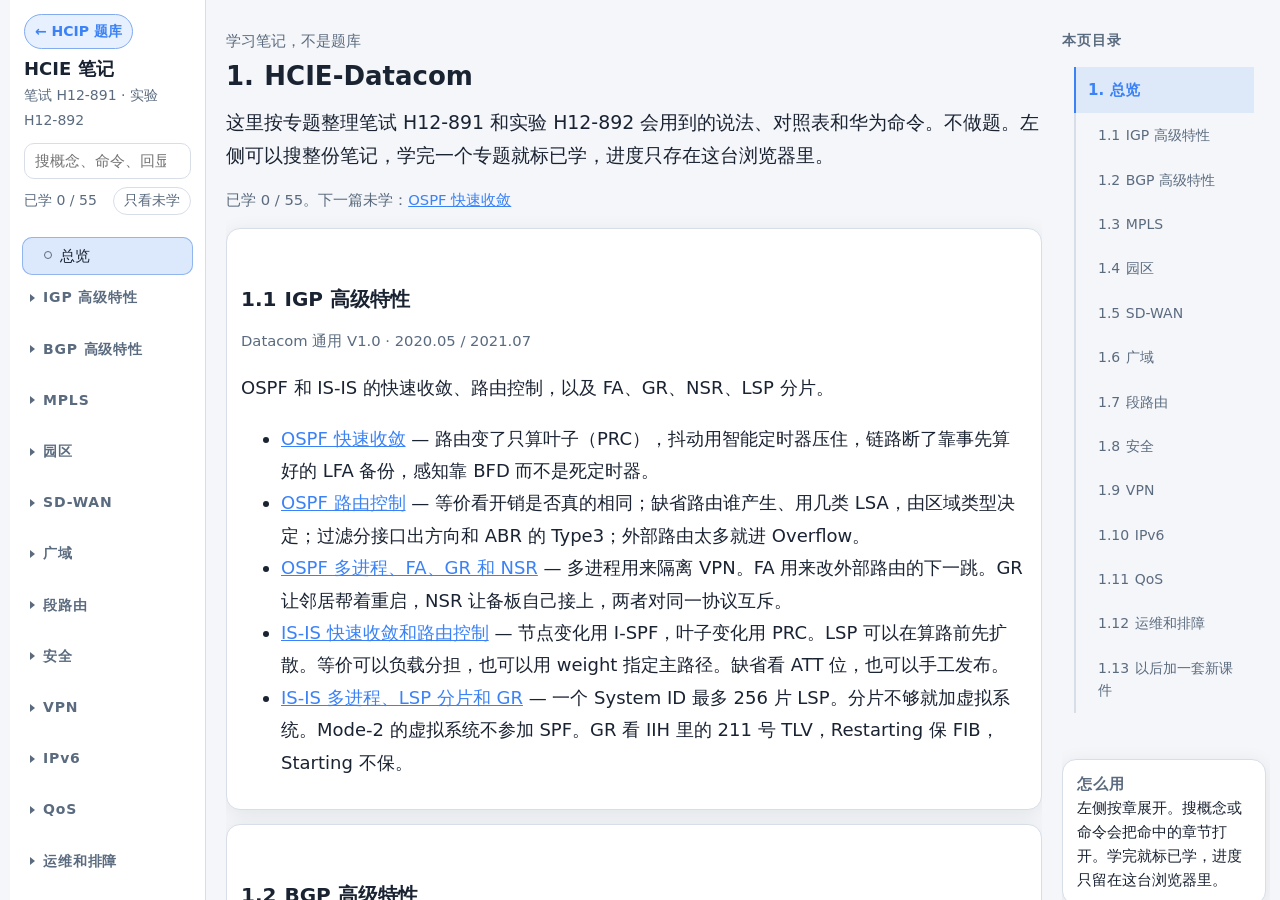
<file: hcie/index.html>
<!DOCTYPE html>
<html lang="zh-CN">
<head>
<meta charset="utf-8" />
<meta name="viewport" content="width=device-width, initial-scale=1" />
<meta name="color-scheme" content="dark light" />
<title>HCIE-Datacom 学习笔记</title>
<link rel="stylesheet" href="css/notes.css" />
</head>
<body>
<div class="app">
  <aside class="side" id="side">
    <div class="side-head">
      <a class="switch" href="../">← HCIP 题库</a>
      <div class="brand">
        <h1>HCIE 笔记</h1>
        <p>笔试 H12-891 · 实验 H12-892</p>
      </div>
      <label class="search">
        <span class="sr">搜索笔记</span>
        <input id="q" type="search" placeholder="搜概念、命令、回显…" autocomplete="off" enterkeyhint="search" />
      </label>
      <div class="progress-row">
        <span id="prog">已学 0 / 0</span>
        <button type="button" id="only-todo" class="text-btn" aria-pressed="false">只看未学</button>
      </div>
      <div id="hits" class="hits" hidden></div>
    </div>
    <nav id="nav" aria-label="专题目录"></nav>
  </aside>
  <div class="main">
    <header class="topbar">
      <button type="button" id="menu" aria-controls="side" aria-expanded="false">目录</button>
      <a class="switch" href="../">HCIP 题库</a>
      <span class="top-title" id="top-title">HCIE 笔记</span>
    </header>
    <div class="doc">
      <article id="article" tabindex="-1"></article>
      <aside class="rail" id="rail" aria-label="本页"></aside>
    </div>
  </div>
</div>
<div class="backdrop" id="backdrop" hidden></div>
<dialog id="zoom" class="zoom"><form method="dialog"><button value="close">关闭</button></form><div id="zoom-body"></div></dialog>
<script src="js/figures.js"></script>
<script src="js/app.js"></script>
</body>
</html>
</file>
<file: hcie/css/notes.css>
:root {
  --bg: #0f1419;
  --bg2: #1a2332;
  --card: #1e2a3a;
  --border: #2d3a4d;
  --text: #e7ecf3;
  --muted: #8b9bb0;
  --accent: #3b82f6;
  --accent2: #22c55e;
  --warn: #f59e0b;
  --bad: #ef4444;
  --shadow: 0 4px 24px rgba(0, 0, 0, .35);
  --code-bg: #0b1220;
  --code-fg: #d7e3f4;
  --side: 292px;
  --content: 900px;
  --read: 900px;
  --stage: 1040px;
  --rail: 300px;
  --see: color-mix(in srgb, var(--accent) 14%, var(--card));
}
@media (prefers-color-scheme: light) {
  :root {
    --bg: #f4f6f9;
    --bg2: #ffffff;
    --card: #ffffff;
    --border: #d8dee8;
    --text: #1a2332;
    --muted: #5b6b7f;
    --shadow: 0 4px 20px rgba(15, 20, 25, .08);
    --code-bg: #142033;
    --code-fg: #e7eef8;
  }
}
* { box-sizing: border-box; }
html { font-size: 18px; }
html, body { height: 100%; }
body {
  margin: 0;
  font-family: "Segoe UI", "PingFang SC", "Microsoft YaHei", system-ui, sans-serif;
  background: var(--bg);
  color: var(--text);
  font-size: 1rem;
  line-height: 1.8;
}
button, input { font-family: inherit; color: inherit; }
a { color: var(--accent); }
.sr {
  position: absolute;
  width: 1px;
  height: 1px;
  padding: 0;
  margin: -1px;
  overflow: hidden;
  clip: rect(0, 0, 0, 0);
  border: 0;
}
.app { min-height: 100%; }
.side {
  background: var(--bg2);
  border-right: 1px solid var(--border);
  display: flex;
  flex-direction: column;
}
.side-head { padding: 14px 14px 8px; flex: none; }
.brand h1 { font-size: 18px; margin: 8px 0 0; line-height: 1.3; }
.brand p { margin: 2px 0 10px; color: var(--muted); font-size: 14px; }
.switch {
  display: inline-flex;
  align-items: center;
  text-decoration: none;
  font-size: 14px;
  font-weight: 700;
  padding: 4px 10px;
  border-radius: 999px;
  border: 1px solid color-mix(in srgb, var(--accent) 55%, var(--border));
  color: var(--accent);
  background: color-mix(in srgb, var(--accent) 12%, var(--card));
}
.switch:hover { border-color: var(--accent); }
.search input {
  width: 100%;
  padding: 8px 10px;
  border-radius: 10px;
  border: 1px solid var(--border);
  background: var(--card);
  font-size: 15px;
}
.search input:focus-visible,
button:focus-visible,
a:focus-visible,
summary:focus-visible {
  outline: 2px solid var(--accent);
  outline-offset: 2px;
}
.progress-row {
  display: flex;
  justify-content: space-between;
  align-items: center;
  gap: 8px;
  margin-top: 8px;
  color: var(--muted);
  font-size: 14px;
  font-variant-numeric: tabular-nums;
}
.text-btn {
  appearance: none;
  border: 1px solid var(--border);
  background: var(--card);
  border-radius: 999px;
  padding: 4px 10px;
  cursor: pointer;
  font-size: 14px;
}
.text-btn[aria-pressed="true"] {
  background: var(--accent);
  border-color: var(--accent);
  color: #fff;
}
.hits { margin-top: 8px; display: flex; flex-direction: column; gap: 4px; max-height: 28vh; overflow: auto; }
.hit {
  display: block;
  text-decoration: none;
  color: inherit;
  border: 1px solid var(--border);
  background: var(--card);
  border-radius: 10px;
  padding: 6px 8px;
  font-size: 14px;
  line-height: 1.5;
}
.hit b { display: block; color: var(--accent); font-weight: 700; }
.hit span { color: var(--muted); }
nav { overflow: auto; padding: 6px 12px 28px; flex: 1; min-height: 0; }
.deck-block { margin: 0 0 10px; }
.deck-block > summary {
  list-style: none;
  cursor: pointer;
  display: flex;
  align-items: center;
  gap: 8px;
  padding: 10px 8px 6px;
  font-size: 14px;
  letter-spacing: .06em;
  font-weight: 750;
  color: var(--muted);
}
.deck-block > summary::-webkit-details-marker { display: none; }
.deck-block > summary::before {
  content: "";
  width: 0;
  height: 0;
  border-top: 4px solid transparent;
  border-bottom: 4px solid transparent;
  border-left: 5px solid var(--muted);
  transition: transform .15s ease;
}
.deck-block[open] > summary::before { transform: rotate(90deg); }
.deck-block > summary:hover { color: var(--text); }
.topic-link {
  display: flex;
  gap: 8px;
  align-items: flex-start;
  text-decoration: none;
  color: inherit;
  padding: 8px 10px 8px 22px;
  border-radius: 10px;
  font-size: 15px;
  line-height: 1.5;
}
.topic-link:hover { background: color-mix(in srgb, var(--accent) 10%, transparent); }
.topic-link.active {
  background: color-mix(in srgb, var(--accent) 18%, var(--card));
  box-shadow: inset 0 0 0 1px color-mix(in srgb, var(--accent) 45%, var(--border));
}
.dot {
  flex: none;
  width: 8px;
  height: 8px;
  margin-top: 6px;
  border-radius: 99px;
  border: 1.5px solid var(--muted);
}
.topic-link.learned .dot { background: var(--accent2); border-color: var(--accent2); }
.main { min-width: 0; }
.topbar {
  display: none;
  position: sticky;
  top: 0;
  z-index: 5;
  gap: 8px;
  align-items: center;
  padding: 8px 10px;
  background: color-mix(in srgb, var(--bg2) 92%, transparent);
  border-bottom: 1px solid var(--border);
}
.topbar button {
  appearance: none;
  border: 1px solid var(--border);
  background: var(--card);
  border-radius: 999px;
  padding: 5px 12px;
  font-weight: 700;
  cursor: pointer;
}
.top-title {
  margin-left: auto;
  color: var(--muted);
  font-size: 14px;
  overflow: hidden;
  text-overflow: ellipsis;
  white-space: nowrap;
}
.doc { min-width: 0; }
article { padding: 22px 22px 72px; width: 100%; max-width: var(--content); }
.rail { display: none; }
.rail-kicker {
  margin: 0 0 8px;
  font-size: 14px;
  letter-spacing: .06em;
  font-weight: 750;
  color: var(--muted);
}
.rail-nav { display: flex; flex-direction: column; }
.rail-nav a {
  display: block;
  width: 100%;
  text-decoration: none;
  color: var(--muted);
  font-size: 15px;
  line-height: 1.6;
  padding: 11px 12px;
  border-left: 2px solid var(--border);
}
.rail-nav a.sub { padding-left: 22px; font-size: 14px; }
.sec-no { margin-right: .4em; font-variant-numeric: tabular-nums; }
.rail-nav a:hover { color: var(--text); }
.rail-nav a.active {
  color: var(--accent);
  font-weight: 700;
  border-left-color: var(--accent);
  background: color-mix(in srgb, var(--accent) 12%, transparent);
}
.rail-card {
  margin-top: 18px;
  background: var(--card);
  border: 1px solid var(--border);
  border-radius: 14px;
  padding: 12px 14px;
  box-shadow: var(--shadow);
}
.rail-card ul { margin: 0; padding-left: 1.1em; }
.rail-card li { margin: 6px 0; font-size: 15px; line-height: 1.55; }
.rail-card p { margin: 0; font-size: 15px; line-height: 1.6; }
.kicker { color: var(--muted); font-size: .82rem; margin: 0 0 4px; }
article h2 { font-size: 26px; line-height: 1.35; margin: 0 0 12px; }
.summary { font-size: 1.05rem; line-height: 1.75; margin: 0 0 14px; }
.meta-row { display: flex; flex-wrap: wrap; gap: 8px; align-items: center; margin-bottom: 16px; }
.learn {
  appearance: none;
  border: 1px solid color-mix(in srgb, var(--accent2) 55%, var(--border));
  background: color-mix(in srgb, var(--accent2) 12%, var(--card));
  color: var(--accent2);
  border-radius: 999px;
  padding: 6px 12px;
  font-weight: 750;
  cursor: pointer;
}
.learn.on { background: var(--accent2); border-color: var(--accent2); color: #06210f; }
.source { color: var(--muted); font-size: .82rem; }
.card {
  background: var(--card);
  border: 1px solid var(--border);
  border-radius: 14px;
  padding: 12px 14px;
  margin: 14px 0;
  box-shadow: var(--shadow);
}
.card > summary, details.lab > summary {
  cursor: pointer;
  font-weight: 750;
}
.toc { display: flex; flex-wrap: wrap; gap: 6px; margin: 0 0 8px; }
.toc a {
  text-decoration: none;
  font-size: .88rem;
  padding: 4px 10px;
  border-radius: 999px;
  border: 1px solid var(--border);
  background: var(--bg);
}
.tree { list-style: none; margin: 8px 0 0; padding-left: 0; }
.tree ul { list-style: none; margin: 0; padding-left: 16px; border-left: 1px dashed var(--border); }
.tree li { margin: 3px 0; }
.tree summary { font-weight: 700; }
.tree-d, .leaf .tree-d { display: block; color: var(--muted); font-weight: 450; font-size: .82rem; }
article h2, article h3, .prose h3, .prose h4 { scroll-margin-top: 24px; }
article h3, .prose h3 { font-size: 20px; margin: 44px 0 12px; line-height: 1.4; }
.prose h4 { font-size: 18px; margin: 32px 0 8px; line-height: 1.45; }
.prose p { margin: 8px 0; }
article > :not(.diagram):not(.prose),
.prose > :not(.diagram):not(.table-wrap) {
  max-width: var(--read);
  margin-left: auto;
  margin-right: auto;
}
.prose { max-width: none; }
.prose ul, .prose ol { margin: 8px 0; padding-left: 1.2em; }
.prose li { margin: 3px 0; }
.table-wrap { overflow-x: auto; margin: 10px 0; }
table { border-collapse: collapse; width: 100%; font-size: 1rem; min-width: 420px; }
th, td { border: 1px solid var(--border); padding: 6px 8px; text-align: left; vertical-align: top; }
th { background: color-mix(in srgb, var(--accent) 12%, var(--card)); }
caption { caption-side: bottom; text-align: left; color: var(--muted); font-size: .82rem; padding-top: 4px; }
pre {
  margin: 8px 0;
  background: var(--code-bg);
  color: var(--code-fg);
  border-radius: 12px;
  padding: 12px 12px 12px 14px;
  overflow: auto;
  font-family: ui-monospace, "Sarasa Mono SC", "Source Han Mono", Consolas, monospace;
  font-size: .94rem;
  line-height: 1.6;
  position: relative;
}
.code-head {
  display: flex;
  justify-content: space-between;
  align-items: center;
  gap: 8px;
  margin-top: 10px;
  color: var(--muted);
  font-size: .88rem;
}
.copy {
  appearance: none;
  border: 1px solid var(--border);
  background: var(--card);
  border-radius: 8px;
  padding: 3px 10px;
  cursor: pointer;
  font-size: .82rem;
}
.callout { border-radius: 12px; padding: 10px 12px; margin: 10px 0; border: 1px solid var(--border); }
.callout .ct { font-weight: 750; font-size: 1rem; margin-bottom: 4px; }
.callout.exam { background: color-mix(in srgb, var(--accent) 12%, var(--card)); }
.callout.tip { background: color-mix(in srgb, var(--accent2) 12%, var(--card)); }
.callout.warn { background: color-mix(in srgb, var(--warn) 14%, var(--card)); }
.callout.fix { background: color-mix(in srgb, var(--bad) 12%, var(--card)); }
.callout p { margin: 4px 0; }
.bands { display: flex; flex-direction: column; gap: 6px; margin: 10px 0; }
.band {
  display: grid;
  grid-template-columns: 92px 1fr;
  gap: 8px;
  align-items: center;
  border: 1px solid var(--border);
  border-radius: 12px;
  padding: 8px;
  background: color-mix(in srgb, var(--bg) 55%, var(--card));
}
.band-name { font-weight: 750; font-size: .94rem; }
.band-items { display: flex; flex-wrap: wrap; gap: 6px; }
.band-items span {
  background: var(--card);
  border: 1px solid var(--border);
  border-radius: 999px;
  padding: 3px 10px;
  font-size: .88rem;
}
.diagram { margin: 12px 0 16px; }
.diagram-bar { display: flex; justify-content: space-between; align-items: center; gap: 8px; font-size: .94rem; font-weight: 750; margin-bottom: 6px; }
.diagram-bar button, .zoom button {
  appearance: none; border: 1px solid var(--border); background: var(--card); color: var(--text);
  border-radius: 999px; padding: 4px 12px; cursor: pointer; font-size: .82rem;
}
.diagram-scroll { overflow-x: auto; border: 1px solid var(--border); border-radius: 12px; background: color-mix(in srgb, var(--bg) 65%, var(--card)); }
.fig { width: auto; height: auto; max-width: none; display: block; }
.fig .edge { stroke: var(--muted); fill: none; stroke-width: 1.6; }
.fig .arrow-head { fill: var(--muted); }
.fig .n-text, .fig .edge-t { fill: var(--text); font-size: 13px; font-family: inherit; }
.fig .end-t { fill: var(--text); font-size: 12px; font-family: inherit; }
.fig .n-sub { fill: var(--muted); font-size: 12px; font-family: inherit; }
.fig .mind-t { fill: var(--text); font-size: 13.5px; font-family: inherit; }
.fig .mind-d { fill: var(--muted); font-size: 12.5px; font-family: inherit; }
.fig .ico { fill: var(--card); stroke-width: 1.6; }
.fig .ico-r { stroke: var(--accent); }
.fig .ico-sw { stroke: var(--accent2); }
.fig .ico-fw { stroke: var(--warn); fill: color-mix(in srgb, var(--warn) 18%, var(--card)); }
.fig .ico-pc, .fig .ico-srv { stroke: var(--muted); }
.fig .ico-cloud { stroke: var(--accent); fill: color-mix(in srgb, var(--accent) 10%, var(--card)); }
.fig .ico-ap { stroke: var(--accent2); fill: var(--card); }
.fig .ico-line { stroke: var(--accent); fill: none; stroke-width: 1.6; }
.fig .port { fill: var(--accent2); }
.fig .pill { fill: var(--card); stroke: var(--border); }
.fig .flow-box, .fig .stack-box { fill: var(--card); stroke: var(--accent); stroke-width: 1.4; }
.fig .state { fill: var(--card); stroke: var(--accent); stroke-width: 1.6; }
.fig .mind-node rect { fill: var(--card); stroke: var(--border); stroke-width: 1.3; }
.fig .mind-node.root rect { fill: var(--accent); stroke: var(--accent); }
.fig .mind-node.root .mind-t, .fig .mind-node.root .mind-d { fill: #fff; }
.fig .mind-badge { fill: var(--bg); stroke: var(--accent); }
.fig .mind-badge-t { fill: var(--accent); font-size: 11px; font-family: inherit; font-weight: 700; }
.fig .mind-node { cursor: pointer; }
.fig .mind-edge { stroke: var(--accent); fill: none; stroke-width: 1.4; opacity: .7; }
.diagram figcaption { color: var(--muted); font-size: .88rem; margin-top: 6px; }
.zoom { border: 0; padding: 16px; width: min(1100px, 96vw); max-height: 92vh; background: var(--bg2); color: var(--text); border-radius: 16px; }
.zoom::backdrop { background: rgba(0, 0, 0, .55); }
.zoom .fig { min-width: 0 !important; }
.topo { margin: 10px 0; }
.topo svg { width: 100%; height: auto; background: color-mix(in srgb, var(--bg) 70%, var(--card)); border: 1px solid var(--border); border-radius: 12px; }
.topo line { stroke: var(--muted); stroke-width: 1.4; }
.topo rect { fill: var(--card); stroke: var(--accent); }
.topo text { fill: var(--text); font-size: 13px; font-family: inherit; }
.topo .topo-label { fill: var(--muted); font-size: 12px; }
.topo figcaption, figure figcaption { color: var(--muted); font-size: .88rem; margin-top: 6px; }
.see {
  display: grid;
  grid-template-columns: 1fr;
  gap: 4px;
  padding: 10px 12px;
  margin: 8px 0;
  border-radius: 12px;
  background: var(--see);
  border: 1px solid var(--border);
}
.see b { color: var(--accent); margin-right: 6px; }
.memory li { margin: 6px 0; }
.lab { margin: 10px 0; }
.lab .goal { margin: 8px 0; }
.where { font-weight: 750; font-size: .94rem; color: var(--accent); margin-top: 8px; }
.figure img { max-width: 100%; height: auto; border-radius: 12px; border: 1px solid var(--border); background: #fff; }
.pager { display: flex; justify-content: space-between; gap: 10px; margin-top: 22px; }
.pager a { text-decoration: none; font-weight: 700; }
mark { background: color-mix(in srgb, var(--warn) 55%, transparent); color: inherit; padding: 0 1px; border-radius: 3px; }
.empty { color: var(--muted); }
.backdrop { position: fixed; inset: 0; background: rgba(0, 0, 0, .45); z-index: 15; }
@media (min-width: 901px) {
  .app { display: grid; grid-template-columns: var(--side) minmax(0, 1fr); height: 100vh; }
  .side { height: 100vh; position: sticky; top: 0; }
  .main { overflow: auto; height: 100vh; }
  .topbar { display: none; }
  .doc {
    display: block;
    padding: 28px 32px 80px;
  }
  article { padding: 0 0 48px; margin: 0; }
}
@media (min-width: 1180px) {
  .app {
    grid-template-columns: 196px minmax(0, var(--stage)) 208px;
    justify-content: center;
    column-gap: 20px;
    padding: 0 10px;
    overflow: hidden;
  }
  .side, article, .rail { min-width: 0; min-height: 0; }
  .main, .doc { display: contents; }
  article {
    width: 100%;
    max-width: var(--stage);
    height: 100vh;
    overflow: auto;
    padding: 28px 0 80px;
    margin: 0;
  }
  article .toc { display: none; }
  .rail {
    display: block;
    width: auto;
    height: 100vh;
    overflow: auto;
    padding: 28px 4px 48px 0;
  }
}
@media (min-width: 1500px) {
  .app {
    grid-template-columns: 248px minmax(0, var(--stage)) 268px;
    column-gap: 28px;
    padding: 0 16px;
  }
}
@media (min-width: 1860px) {
  .app {
    grid-template-columns: minmax(320px, 420px) minmax(900px, var(--stage)) minmax(320px, 420px);
    column-gap: 36px;
    padding: 0 24px;
  }
}
@media (max-width: 900px) {
  .side {
    position: fixed;
    z-index: 20;
    inset: 0 auto 0 0;
    width: min(86vw, 340px);
    height: 100%;
    transform: translateX(-105%);
    transition: transform .18s ease;
    box-shadow: var(--shadow);
  }
  .side.open { transform: none; }
  .topbar { display: flex; }
  article { padding: 16px 14px 64px; max-width: none; }
  article h2, article h3, .prose h3, .prose h4 { scroll-margin-top: 64px; }
  .see { grid-template-columns: 1fr; }
}
@media (min-width: 700px) {
  .see { grid-template-columns: 1fr 1.2fr; }
}
</file>
